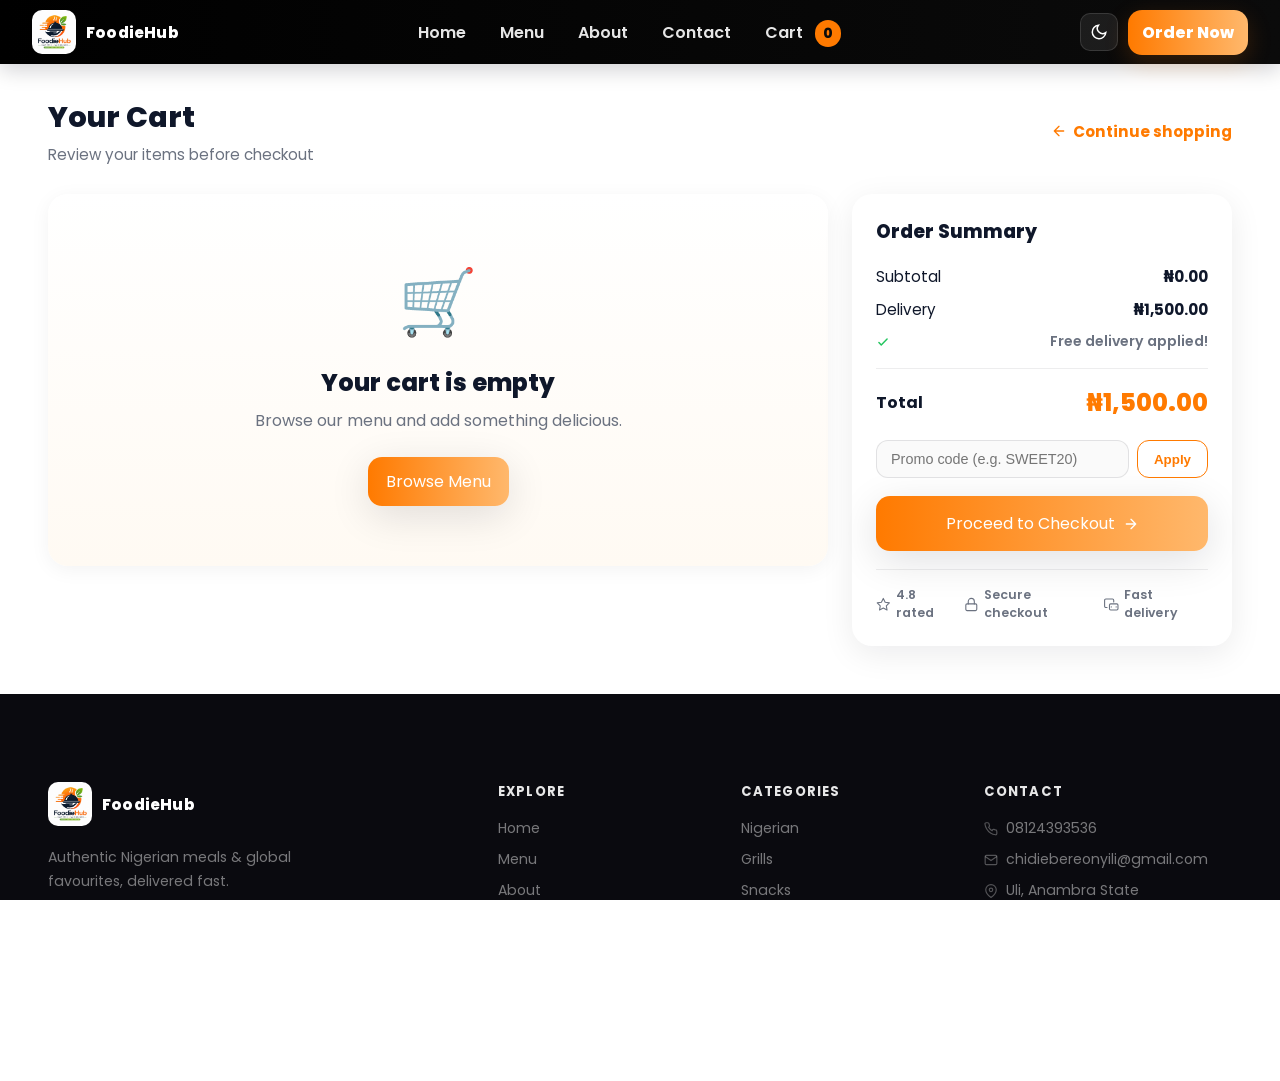
<file: cart.html>
<!doctype html>
<html lang="en">
<head>
  <meta charset="utf-8">
  <meta name="viewport" content="width=device-width,initial-scale=1">
  <title>FoodieHub — Cart</title>
  <meta name="description" content="View items in your FoodieHub cart and proceed to checkout.">
  <meta property="og:title" content="FoodieHub — Cart">
  <meta property="og:description" content="View items in your FoodieHub cart and proceed to checkout.">
  <meta property="og:image" content="assets/images/hero.jpg">
  <meta property="og:url" content="http://localhost:8000/cart.html">
  <meta property="og:type" content="website">
  <meta name="twitter:card" content="summary">
  <meta name="twitter:title" content="FoodieHub — Cart">
  <meta name="twitter:description" content="View items in your FoodieHub cart and proceed to checkout.">
  <link rel="canonical" href="http://localhost:8000/cart.html">
  <link href="https://fonts.googleapis.com/css2?family=Poppins:wght@400;600;700&display=swap" rel="stylesheet">
  <link rel="stylesheet" href="assets/css/style.css">
  <link rel="icon" href="assets/images/IMG-20260611-WA0042.jpg" type="image/jpeg">
  <link rel="shortcut icon" href="assets/images/IMG-20260611-WA0042.jpg" type="image/jpeg">
  <link rel="apple-touch-icon" href="assets/images/IMG-20260611-WA0042.jpg">
  <link rel="manifest" href="assets/manifest.json">
  <meta name="theme-color" content="#FF7A00">
</head>
<body>
  <header class="site-header">
    <div class="container nav-row">
      <a class="brand" href="index.html"><img class="logo" src="assets/images/IMG-20260611-WA0042.jpg" alt="FoodieHub logo"><span class="brand-text">FoodieHub</span></a>
      <nav class="nav">
        <ul class="nav-list">
          <li><a href="index.html">Home</a></li>
          <li><a href="menu.html">Menu</a></li>
          <li><a href="about.html">About</a></li>
          <li><a href="contact.html">Contact</a></li>
          <li><a href="cart.html" class="cart-link">Cart <span id="cart-count-4">0</span></a></li>
        </ul>
      </nav>
      <div class="controls">
        <button class="theme-toggle" id="themeToggle" aria-label="Toggle dark mode">
          <svg class="theme-icon theme-icon--moon" width="18" height="18" viewBox="0 0 24 24" fill="none" stroke="currentColor" stroke-width="2"><path d="M21 12.79A9 9 0 1 1 11.21 3 7 7 0 0 0 21 12.79z"/></svg>
          <svg class="theme-icon theme-icon--sun" width="18" height="18" viewBox="0 0 24 24" fill="none" stroke="currentColor" stroke-width="2"><circle cx="12" cy="12" r="5"/><line x1="12" y1="1" x2="12" y2="3"/><line x1="12" y1="21" x2="12" y2="23"/><line x1="4.22" y1="4.22" x2="5.64" y2="5.64"/><line x1="18.36" y1="18.36" x2="19.78" y2="19.78"/><line x1="1" y1="12" x2="3" y2="12"/><line x1="21" y1="12" x2="23" y2="12"/><line x1="4.22" y1="19.78" x2="5.64" y2="18.36"/><line x1="18.36" y1="5.64" x2="19.78" y2="4.22"/></svg>
        </button>
        <a class="btn-order" href="menu.html">Order Now</a>
      </div>
    </div>
  </header>

  <main class="container cart-page">
    <div class="cart-page-header">
      <div>
        <h1 class="cart-page-title">Your Cart</h1>
        <p class="cart-page-sub muted">Review your items before checkout</p>
      </div>
      <a class="cart-continue-link" href="menu.html">
        <svg width="16" height="16" viewBox="0 0 24 24" fill="none" aria-hidden="true"><path d="M19 12H5M12 5l-7 7 7 7" stroke="currentColor" stroke-width="2" stroke-linecap="round" stroke-linejoin="round"/></svg>
        Continue shopping
      </a>
    </div>

    <div class="cart-layout">
      <!-- Items column -->
      <section id="cart-items" class="cart-items" aria-label="Cart items"></section>

      <!-- Summary panel -->
      <aside class="cart-summary" aria-label="Order summary">
        <h2 class="summary-title">Order Summary</h2>

        <div class="summary-rows">
          <div class="summary-row">
            <span>Subtotal</span>
            <span id="cart-subtotal">₦0.00</span>
          </div>
          <div class="summary-row">
            <span>Delivery</span>
            <span id="cart-delivery">₦1,500.00</span>
          </div>
          <div class="summary-row summary-free-note muted" id="free-delivery-note" hidden>
            <svg width="14" height="14" viewBox="0 0 24 24" fill="none" aria-hidden="true"><path d="M5 13l4 4L19 7" stroke="#22c55e" stroke-width="2.5" stroke-linecap="round" stroke-linejoin="round"/></svg>
            Free delivery applied!
          </div>
        </div>

        <div class="summary-divider"></div>

        <div class="summary-total-row">
          <span>Total</span>
          <span id="cart-total" class="summary-total-amount">₦0.00</span>
        </div>

        <div class="summary-promo-row">
          <input class="promo-input" type="text" placeholder="Promo code (e.g. SWEET20)" aria-label="Promo code">
          <button class="promo-btn">Apply</button>
        </div>

        <a class="btn-primary checkout-btn" href="order-summary.html">
          Proceed to Checkout
          <svg width="16" height="16" viewBox="0 0 24 24" fill="none" aria-hidden="true"><path d="M5 12h14M12 5l7 7-7 7" stroke="currentColor" stroke-width="2" stroke-linecap="round" stroke-linejoin="round"/></svg>
        </a>

        <div class="summary-trust">
          <div class="trust-badge">
            <svg width="15" height="15" viewBox="0 0 24 24" fill="none" aria-hidden="true"><path d="M12 2l3.09 6.26L22 9.27l-5 4.87 1.18 6.88L12 17.77l-6.18 3.25L7 14.14 2 9.27l6.91-1.01L12 2z" stroke="currentColor" stroke-width="1.8" stroke-linejoin="round"/></svg>
            4.8 rated
          </div>
          <div class="trust-badge">
            <svg width="15" height="15" viewBox="0 0 24 24" fill="none" aria-hidden="true"><rect x="3" y="11" width="18" height="11" rx="2" stroke="currentColor" stroke-width="1.8"/><path d="M7 11V7a5 5 0 0 1 10 0v4" stroke="currentColor" stroke-width="1.8" stroke-linecap="round"/></svg>
            Secure checkout
          </div>
          <div class="trust-badge">
            <svg width="15" height="15" viewBox="0 0 24 24" fill="none" aria-hidden="true"><path d="M5 17H3a2 2 0 0 1-2-2V5a2 2 0 0 1 2-2h11a2 2 0 0 1 2 2v3" stroke="currentColor" stroke-width="1.8" stroke-linecap="round"/><rect x="9" y="11" width="14" height="10" rx="2" stroke="currentColor" stroke-width="1.8"/><circle cx="12" cy="16" r="1" fill="currentColor"/><circle cx="20" cy="16" r="1" fill="currentColor"/></svg>
            Fast delivery
          </div>
        </div>
      </aside>
    </div>
  </main>
  <footer class="site-footer">
    <div class="container">
      <div class="footer-top">
        <div class="footer-brand">
          <a class="brand" href="index.html" style="margin-bottom:10px;display:inline-flex">
            <img class="logo" src="assets/images/IMG-20260611-WA0042.jpg" alt="FoodieHub logo">
            <span class="brand-text">FoodieHub</span>
          </a>
          <p class="footer-tagline">Authentic Nigerian meals &amp; global favourites, delivered fast.</p>
          <div class="footer-socials">


            <a class="footer-social-btn" href="https://www.tiktok.com/@chidiebereonyili" target="_blank" rel="noopener" aria-label="TikTok"><svg width="18" height="18" viewBox="0 0 24 24" fill="currentColor"><path d="M19.59 6.69a4.83 4.83 0 0 1-3.77-4.25V2h-3.45v13.67a2.89 2.89 0 0 1-2.88 2.5 2.89 2.89 0 0 1-2.89-2.89 2.89 2.89 0 0 1 2.89-2.89c.28 0 .54.04.79.1V9.01a6.33 6.33 0 0 0-.79-.05 6.34 6.34 0 0 0-6.34 6.34 6.34 6.34 0 0 0 6.34 6.34 6.34 6.34 0 0 0 6.33-6.34V8.69a8.18 8.18 0 0 0 4.78 1.52V6.76a4.85 4.85 0 0 1-1.01-.07z"/></svg></a>
            <a class="footer-social-btn" href="https://wa.me/2348124393536" target="_blank" rel="noopener" aria-label="WhatsApp"><svg width="18" height="18" viewBox="0 0 24 24" fill="currentColor"><path d="M17.472 14.382c-.297-.149-1.758-.867-2.03-.967-.273-.099-.471-.148-.67.15-.197.297-.767.966-.94 1.164-.173.199-.347.223-.644.075-.297-.15-1.255-.463-2.39-1.475-.883-.788-1.48-1.761-1.653-2.059-.173-.297-.018-.458.13-.606.134-.133.298-.347.446-.52.149-.174.198-.298.298-.497.099-.198.05-.371-.025-.52-.075-.149-.669-1.612-.916-2.207-.242-.579-.487-.5-.669-.51-.173-.008-.371-.01-.57-.01-.198 0-.52.074-.792.372-.272.297-1.04 1.016-1.04 2.479 0 1.462 1.065 2.875 1.213 3.074.149.198 2.096 3.2 5.077 4.487.709.306 1.262.489 1.694.625.712.227 1.36.195 1.871.118.571-.085 1.758-.719 2.006-1.413.248-.694.248-1.289.173-1.413-.074-.124-.272-.198-.57-.347z"/><path d="M12 0C5.373 0 0 5.373 0 12c0 2.125.558 4.122 1.532 5.855L.057 23.882l6.198-1.625A11.945 11.945 0 0 0 12 24c6.627 0 12-5.373 12-12S18.627 0 12 0zm0 21.818a9.818 9.818 0 0 1-5.002-1.368l-.359-.214-3.68.965.981-3.595-.234-.371A9.818 9.818 0 0 1 2.182 12C2.182 6.57 6.57 2.182 12 2.182S21.818 6.57 21.818 12 17.43 21.818 12 21.818z"/></svg></a>
          </div>
        </div>
        <div class="footer-links">
          <h5>Explore</h5>
          <ul><li><a href="index.html">Home</a></li><li><a href="menu.html">Menu</a></li><li><a href="about.html">About</a></li><li><a href="contact.html">Contact</a></li></ul>
        </div>
        <div class="footer-links">
          <h5>Categories</h5>
          <ul><li><a href="menu.html?cat=Nigerian">Nigerian</a></li><li><a href="menu.html?cat=Grills">Grills</a></li><li><a href="menu.html?cat=Snacks">Snacks</a></li><li><a href="menu.html?cat=Desserts">Desserts</a></li></ul>
        </div>
        <div class="footer-links">
          <h5>Contact</h5>
          <ul>
            <li><svg width="14" height="14" viewBox="0 0 24 24" fill="none" stroke="currentColor" stroke-width="2"><path d="M22 16.92v3a2 2 0 0 1-2.18 2 19.79 19.79 0 0 1-8.63-3.07A19.5 19.5 0 0 1 4.69 12 19.79 19.79 0 0 1 1.61 3.4 2 2 0 0 1 3.6 1.22h3a2 2 0 0 1 2 1.72 12.84 12.84 0 0 0 .7 2.81 2 2 0 0 1-.45 2.11L7.91 9a16 16 0 0 0 6 6l.91-1.84a2 2 0 0 1 2.11-.45 12.84 12.84 0 0 0 2.81.7A2 2 0 0 1 21.73 15z"/></svg>08124393536</li>
            <li><svg width="14" height="14" viewBox="0 0 24 24" fill="none" stroke="currentColor" stroke-width="2"><path d="M4 4h16c1.1 0 2 .9 2 2v12c0 1.1-.9 2-2 2H4c-1.1 0-2-.9-2-2V6c0-1.1.9-2 2-2z"/><polyline points="22,6 12,13 2,6"/></svg>chidiebereonyili@gmail.com</li>
            <li><svg width="14" height="14" viewBox="0 0 24 24" fill="none" stroke="currentColor" stroke-width="2"><path d="M21 10c0 7-9 13-9 13s-9-6-9-13a9 9 0 0 1 18 0z"/><circle cx="12" cy="10" r="3"/></svg>Uli, Anambra State</li>
          </ul>
        </div>
      </div>
      <div class="footer-bottom">
        <p>&copy; 2026 FoodieHub. All rights reserved.</p>
        <div class="footer-bottom-links"><a href="#">Privacy Policy</a><a href="#">Terms of Service</a></div>
      </div>
    </div>
  </footer>

  <div id="toast" class="toast" aria-live="polite"></div>
  <script src="assets/js/app.js" defer></script>
</body>
</html>
</file>
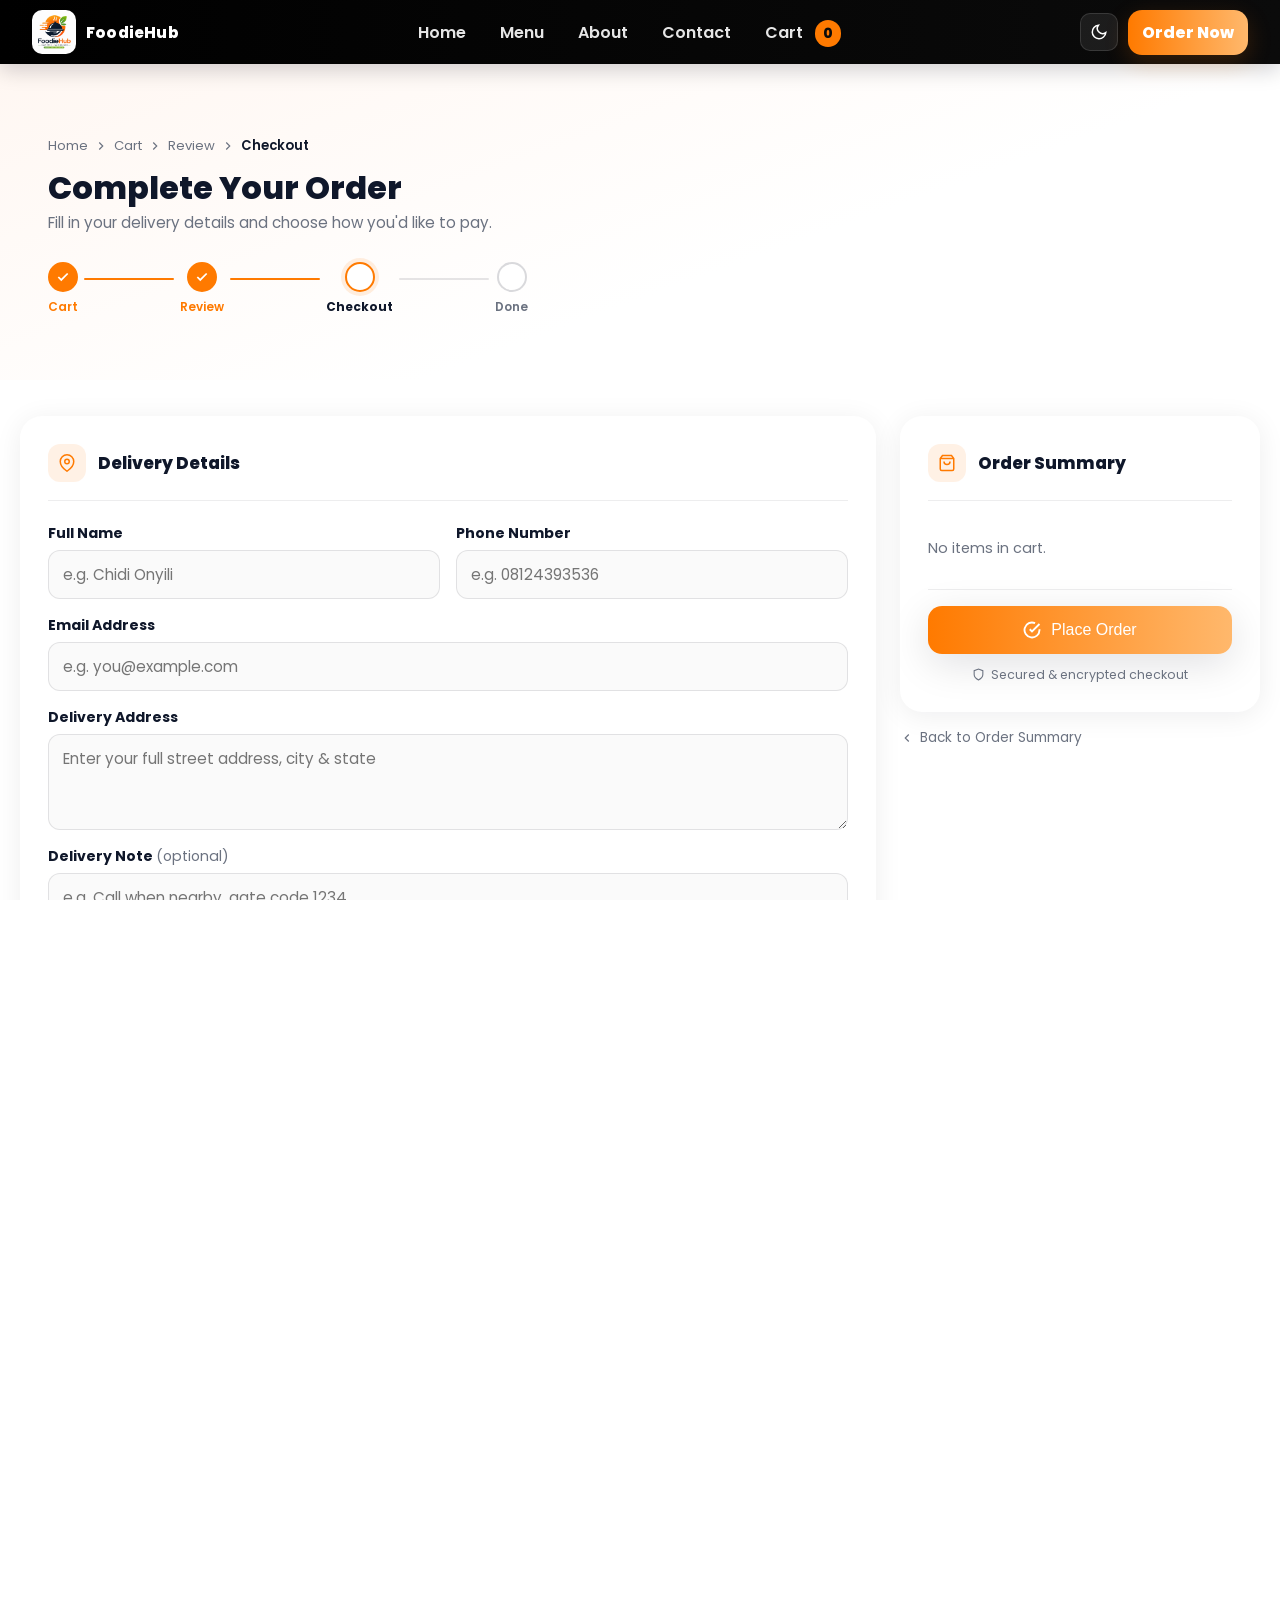
<file: checkout.html>
<!doctype html>
<html lang="en">
<head>
  <meta charset="utf-8">
  <meta name="viewport" content="width=device-width,initial-scale=1">
  <title>FoodieHub — Checkout</title>
  <meta name="description" content="Enter your details to complete the FoodieHub order.">
  <link href="https://fonts.googleapis.com/css2?family=Poppins:wght@400;600;700&display=swap" rel="stylesheet">
  <link rel="stylesheet" href="assets/css/style.css">
  <link rel="icon" href="assets/images/IMG-20260611-WA0042.jpg" type="image/jpeg">
  <meta name="theme-color" content="#FF7A00">
</head>
<body>
  <header class="site-header">
    <div class="container nav-row">
      <a class="brand" href="index.html"><img class="logo" src="assets/images/IMG-20260611-WA0042.jpg" alt="FoodieHub logo"><span class="brand-text">FoodieHub</span></a>
      <nav class="nav">
        <button class="nav-toggle" id="navToggle5" aria-expanded="false">☰</button>
        <ul class="nav-list">
          <li><a href="index.html">Home</a></li>
          <li><a href="menu.html">Menu</a></li>
          <li><a href="about.html">About</a></li>
          <li><a href="contact.html">Contact</a></li>
          <li><a href="cart.html" class="cart-link">Cart <span id="cart-count-6">0</span></a></li>
        </ul>
      </nav>
      <div class="controls">
        <button class="theme-toggle" id="themeToggle" aria-label="Toggle dark mode">
          <svg class="theme-icon theme-icon--moon" width="18" height="18" viewBox="0 0 24 24" fill="none" stroke="currentColor" stroke-width="2"><path d="M21 12.79A9 9 0 1 1 11.21 3 7 7 0 0 0 21 12.79z"/></svg>
          <svg class="theme-icon theme-icon--sun" width="18" height="18" viewBox="0 0 24 24" fill="none" stroke="currentColor" stroke-width="2"><circle cx="12" cy="12" r="5"/><line x1="12" y1="1" x2="12" y2="3"/><line x1="12" y1="21" x2="12" y2="23"/><line x1="4.22" y1="4.22" x2="5.64" y2="5.64"/><line x1="18.36" y1="18.36" x2="19.78" y2="19.78"/><line x1="1" y1="12" x2="3" y2="12"/><line x1="21" y1="12" x2="23" y2="12"/><line x1="4.22" y1="19.78" x2="5.64" y2="18.36"/><line x1="18.36" y1="5.64" x2="19.78" y2="4.22"/></svg>
        </button>
        <a class="btn-order" href="menu.html">Order Now</a>
      </div>
    </div>
  </header>

  <!-- Page Hero -->
  <section class="os-hero">
    <div class="container">
      <nav class="os-breadcrumb" aria-label="Breadcrumb">
        <a href="index.html">Home</a>
        <svg width="14" height="14" viewBox="0 0 24 24" fill="none" stroke="currentColor" stroke-width="2"><polyline points="9 18 15 12 9 6"/></svg>
        <a href="cart.html">Cart</a>
        <svg width="14" height="14" viewBox="0 0 24 24" fill="none" stroke="currentColor" stroke-width="2"><polyline points="9 18 15 12 9 6"/></svg>
        <a href="order-summary.html">Review</a>
        <svg width="14" height="14" viewBox="0 0 24 24" fill="none" stroke="currentColor" stroke-width="2"><polyline points="9 18 15 12 9 6"/></svg>
        <span>Checkout</span>
      </nav>
      <h1 class="os-title">Complete Your Order</h1>
      <p class="os-subtitle">Fill in your delivery details and choose how you'd like to pay.</p>
      <div class="os-steps">
        <div class="os-step os-step--done">
          <div class="os-step-dot">
            <svg width="14" height="14" viewBox="0 0 24 24" fill="none" stroke="currentColor" stroke-width="3"><polyline points="20 6 9 17 4 12"/></svg>
          </div>
          <span>Cart</span>
        </div>
        <div class="os-step-line os-step-line--done"></div>
        <div class="os-step os-step--done">
          <div class="os-step-dot">
            <svg width="14" height="14" viewBox="0 0 24 24" fill="none" stroke="currentColor" stroke-width="3"><polyline points="20 6 9 17 4 12"/></svg>
          </div>
          <span>Review</span>
        </div>
        <div class="os-step-line os-step-line--done"></div>
        <div class="os-step os-step--active">
          <div class="os-step-dot"></div>
          <span>Checkout</span>
        </div>
        <div class="os-step-line"></div>
        <div class="os-step">
          <div class="os-step-dot"></div>
          <span>Done</span>
        </div>
      </div>
    </div>
  </section>

  <!-- Checkout Content -->
  <main class="container co-main">
    <div class="co-grid">

      <!-- Left: Form -->
      <div class="co-form-col">

        <!-- Delivery details -->
        <div class="co-card">
          <div class="co-card-header">
            <div class="co-card-icon">
              <svg width="18" height="18" viewBox="0 0 24 24" fill="none" stroke="currentColor" stroke-width="2"><path d="M21 10c0 7-9 13-9 13s-9-6-9-13a9 9 0 0 1 18 0z"/><circle cx="12" cy="10" r="3"/></svg>
            </div>
            <h2 class="co-card-title">Delivery Details</h2>
          </div>
          <form id="checkoutForm" novalidate>
            <div class="co-form-row">
              <div class="co-field">
                <label class="co-label" for="co-name">Full Name</label>
                <input class="co-input" id="co-name" name="name" type="text" placeholder="e.g. Chidi Onyili" autocomplete="name" required>
              </div>
              <div class="co-field">
                <label class="co-label" for="co-phone">Phone Number</label>
                <input class="co-input" id="co-phone" name="phone" type="tel" placeholder="e.g. 08124393536" autocomplete="tel" required>
              </div>
            </div>
            <div class="co-field">
              <label class="co-label" for="co-email">Email Address</label>
              <input class="co-input" id="co-email" name="email" type="email" placeholder="e.g. you@example.com" autocomplete="email" required>
            </div>
            <div class="co-field">
              <label class="co-label" for="co-address">Delivery Address</label>
              <textarea class="co-input co-textarea" id="co-address" name="address" placeholder="Enter your full street address, city & state" autocomplete="street-address" required></textarea>
            </div>
            <div class="co-field">
              <label class="co-label" for="co-note">Delivery Note <span class="co-optional">(optional)</span></label>
              <input class="co-input" id="co-note" name="note" type="text" placeholder="e.g. Call when nearby, gate code 1234">
            </div>
          </form>
        </div>

        <!-- Payment method -->
        <div class="co-card">
          <div class="co-card-header">
            <div class="co-card-icon">
              <svg width="18" height="18" viewBox="0 0 24 24" fill="none" stroke="currentColor" stroke-width="2"><rect x="1" y="4" width="22" height="16" rx="2" ry="2"/><line x1="1" y1="10" x2="23" y2="10"/></svg>
            </div>
            <h2 class="co-card-title">Payment Method</h2>
          </div>
          <div class="co-pay-options" id="coPayOptions">
            <label class="co-pay-option co-pay-option--selected" data-val="card">
              <input type="radio" name="payment" value="card" checked hidden>
              <div class="co-pay-icon">
                <svg width="22" height="22" viewBox="0 0 24 24" fill="none" stroke="currentColor" stroke-width="2"><rect x="1" y="4" width="22" height="16" rx="2"/><line x1="1" y1="10" x2="23" y2="10"/></svg>
              </div>
              <div class="co-pay-info">
                <span class="co-pay-name">Pay with Card</span>
                <span class="co-pay-desc">Visa, Mastercard, Verve</span>
              </div>
              <div class="co-pay-check">
                <svg width="14" height="14" viewBox="0 0 24 24" fill="none" stroke="currentColor" stroke-width="3"><polyline points="20 6 9 17 4 12"/></svg>
              </div>
            </label>
            <label class="co-pay-option" data-val="transfer">
              <input type="radio" name="payment" value="transfer" hidden>
              <div class="co-pay-icon">
                <svg width="22" height="22" viewBox="0 0 24 24" fill="none" stroke="currentColor" stroke-width="2"><polyline points="17 1 21 5 17 9"/><path d="M3 11V9a4 4 0 0 1 4-4h14"/><polyline points="7 23 3 19 7 15"/><path d="M21 13v2a4 4 0 0 1-4 4H3"/></svg>
              </div>
              <div class="co-pay-info">
                <span class="co-pay-name">Bank Transfer</span>
                <span class="co-pay-desc">Direct bank payment</span>
              </div>
              <div class="co-pay-check">
                <svg width="14" height="14" viewBox="0 0 24 24" fill="none" stroke="currentColor" stroke-width="3"><polyline points="20 6 9 17 4 12"/></svg>
              </div>
            </label>
            <label class="co-pay-option" data-val="cash">
              <input type="radio" name="payment" value="cash" hidden>
              <div class="co-pay-icon">
                <svg width="22" height="22" viewBox="0 0 24 24" fill="none" stroke="currentColor" stroke-width="2"><rect x="2" y="6" width="20" height="12" rx="2"/><circle cx="12" cy="12" r="2"/><path d="M6 12h.01M18 12h.01"/></svg>
              </div>
              <div class="co-pay-info">
                <span class="co-pay-name">Cash on Delivery</span>
                <span class="co-pay-desc">Pay when your order arrives</span>
              </div>
              <div class="co-pay-check">
                <svg width="14" height="14" viewBox="0 0 24 24" fill="none" stroke="currentColor" stroke-width="3"><polyline points="20 6 9 17 4 12"/></svg>
              </div>
            </label>
          </div>
        </div>

      </div>

      <!-- Right: Order summary -->
      <aside class="co-sidebar">
        <div class="co-card co-summary-card">
          <div class="co-card-header">
            <div class="co-card-icon">
              <svg width="18" height="18" viewBox="0 0 24 24" fill="none" stroke="currentColor" stroke-width="2"><path d="M6 2L3 6v14a2 2 0 0 0 2 2h14a2 2 0 0 0 2-2V6l-3-4z"/><line x1="3" y1="6" x2="21" y2="6"/><path d="M16 10a4 4 0 0 1-8 0"/></svg>
            </div>
            <h2 class="co-card-title">Order Summary</h2>
          </div>
          <div id="co-items-list" class="co-summary-items"></div>
          <div id="co-breakdown" class="co-breakdown"></div>
          <button class="btn-primary co-place-btn" type="submit" form="checkoutForm">
            <svg width="18" height="18" viewBox="0 0 24 24" fill="none" stroke="currentColor" stroke-width="2.5"><path d="M22 11.08V12a10 10 0 1 1-5.93-9.14"/><polyline points="22 4 12 14.01 9 11.01"/></svg>
            Place Order
          </button>
          <div class="co-secure-row">
            <svg width="13" height="13" viewBox="0 0 24 24" fill="none" stroke="currentColor" stroke-width="2"><path d="M12 22s8-4 8-10V5l-8-3-8 3v7c0 6 8 10 8 10z"/></svg>
            <span>Secured &amp; encrypted checkout</span>
          </div>
        </div>
        <a class="co-back-link" href="order-summary.html">
          <svg width="14" height="14" viewBox="0 0 24 24" fill="none" stroke="currentColor" stroke-width="2"><polyline points="15 18 9 12 15 6"/></svg>
          Back to Order Summary
        </a>
      </aside>

    </div>
  </main>

  <!-- Success modal -->
  <div id="modal" class="modal" hidden role="dialog" aria-modal="true" aria-labelledby="modalTitle">
    <div class="modal-content co-modal">
      <div class="co-modal-icon">
        <svg width="32" height="32" viewBox="0 0 24 24" fill="none" stroke="currentColor" stroke-width="2.5"><path d="M22 11.08V12a10 10 0 1 1-5.93-9.14"/><polyline points="22 4 12 14.01 9 11.01"/></svg>
      </div>
      <h3 id="modalTitle" class="co-modal-title">Order Placed!</h3>
      <p class="co-modal-text">Thanks for your order — we'll start preparing it right away and deliver it fresh to your door.</p>
      <div class="co-modal-eta">
        <svg width="16" height="16" viewBox="0 0 24 24" fill="none" stroke="currentColor" stroke-width="2"><circle cx="12" cy="12" r="10"/><polyline points="12 6 12 12 16 14"/></svg>
        Estimated delivery: <strong>30–45 mins</strong>
      </div>
      <button class="btn-primary co-modal-btn" id="modalClose">Continue Shopping</button>
    </div>
  </div>

  <div id="toast" class="toast" aria-live="polite"></div>
  <script src="assets/js/app.js" defer></script>

  <footer class="site-footer">
    <div class="container">
      <div class="footer-top">
        <div class="footer-brand">
          <a class="brand" href="index.html" style="margin-bottom:10px;display:inline-flex">
            <img class="logo" src="assets/images/IMG-20260611-WA0042.jpg" alt="FoodieHub logo">
            <span class="brand-text">FoodieHub</span>
          </a>
          <p class="footer-tagline">Authentic Nigerian meals &amp; global favourites, delivered fast.</p>
          <div class="footer-socials">
            <a class="footer-social-btn" href="https://www.tiktok.com/@chidiebereonyili" target="_blank" rel="noopener" aria-label="TikTok">
              <svg width="18" height="18" viewBox="0 0 24 24" fill="currentColor"><path d="M19.59 6.69a4.83 4.83 0 0 1-3.77-4.25V2h-3.45v13.67a2.89 2.89 0 0 1-2.88 2.5 2.89 2.89 0 0 1-2.89-2.89 2.89 2.89 0 0 1 2.89-2.89c.28 0 .54.04.79.1V9.01a6.33 6.33 0 0 0-.79-.05 6.34 6.34 0 0 0-6.34 6.34 6.34 6.34 0 0 0 6.34 6.34 6.34 6.34 0 0 0 6.33-6.34V8.69a8.18 8.18 0 0 0 4.78 1.52V6.76a4.85 4.85 0 0 1-1.01-.07z"/></svg>
            </a>
            <a class="footer-social-btn" href="https://wa.me/2348124393536" target="_blank" rel="noopener" aria-label="WhatsApp">
              <svg width="18" height="18" viewBox="0 0 24 24" fill="currentColor"><path d="M17.472 14.382c-.297-.149-1.758-.867-2.03-.967-.273-.099-.471-.148-.67.15-.197.297-.767.966-.94 1.164-.173.199-.347.223-.644.075-.297-.15-1.255-.463-2.39-1.475-.883-.788-1.48-1.761-1.653-2.059-.173-.297-.018-.458.13-.606.134-.133.298-.347.446-.52.149-.174.198-.298.298-.497.099-.198.05-.371-.025-.52-.075-.149-.669-1.612-.916-2.207-.242-.579-.487-.5-.669-.51-.173-.008-.371-.01-.57-.01-.198 0-.52.074-.792.372-.272.297-1.04 1.016-1.04 2.479 0 1.462 1.065 2.875 1.213 3.074.149.198 2.096 3.2 5.077 4.487.709.306 1.262.489 1.694.625.712.227 1.36.195 1.871.118.571-.085 1.758-.719 2.006-1.413.248-.694.248-1.289.173-1.413-.074-.124-.272-.198-.57-.347z"/><path d="M12 0C5.373 0 0 5.373 0 12c0 2.125.558 4.122 1.532 5.855L.057 23.882l6.198-1.625A11.945 11.945 0 0 0 12 24c6.627 0 12-5.373 12-12S18.627 0 12 0zm0 21.818a9.818 9.818 0 0 1-5.002-1.368l-.359-.214-3.68.965.981-3.595-.234-.371A9.818 9.818 0 0 1 2.182 12C2.182 6.57 6.57 2.182 12 2.182S21.818 6.57 21.818 12 17.43 21.818 12 21.818z"/></svg>
            </a>
            <a class="footer-social-btn" href="mailto:chidiebereonyili@gmail.com" aria-label="Email">
              <svg width="18" height="18" viewBox="0 0 24 24" fill="none" stroke="currentColor" stroke-width="2"><path d="M4 4h16c1.1 0 2 .9 2 2v12c0 1.1-.9 2-2 2H4c-1.1 0-2-.9-2-2V6c0-1.1.9-2 2-2z"/><polyline points="22,6 12,13 2,6"/></svg>
            </a>
          </div>
        </div>
        <div class="footer-links">
          <h5>Explore</h5>
          <ul>
            <li><a href="index.html">Home</a></li>
            <li><a href="menu.html">Menu</a></li>
            <li><a href="about.html">About Us</a></li>
            <li><a href="contact.html">Contact</a></li>
          </ul>
        </div>
        <div class="footer-links">
          <h5>Categories</h5>
          <ul>
            <li><a href="menu.html?cat=Nigerian">Nigerian</a></li>
            <li><a href="menu.html?cat=Grills">Grills</a></li>
            <li><a href="menu.html?cat=Snacks">Snacks</a></li>
            <li><a href="menu.html?cat=Desserts">Desserts</a></li>
          </ul>
        </div>
        <div class="footer-links">
          <h5>Contact</h5>
          <ul>
            <li>
              <svg width="14" height="14" viewBox="0 0 24 24" fill="none" stroke="currentColor" stroke-width="2"><path d="M22 16.92v3a2 2 0 0 1-2.18 2 19.79 19.79 0 0 1-8.63-3.07A19.5 19.5 0 0 1 4.69 12 19.79 19.79 0 0 1 1.61 3.4 2 2 0 0 1 3.6 1.22h3a2 2 0 0 1 2 1.72 12.84 12.84 0 0 0 .7 2.81 2 2 0 0 1-.45 2.11L7.91 9a16 16 0 0 0 6 6l.91-1.84a2 2 0 0 1 2.11-.45 12.84 12.84 0 0 0 2.81.7A2 2 0 0 1 21.73 15z"/></svg>
              08124393536
            </li>
            <li>
              <svg width="14" height="14" viewBox="0 0 24 24" fill="none" stroke="currentColor" stroke-width="2"><path d="M4 4h16c1.1 0 2 .9 2 2v12c0 1.1-.9 2-2 2H4c-1.1 0-2-.9-2-2V6c0-1.1.9-2 2-2z"/><polyline points="22,6 12,13 2,6"/></svg>
              chidiebereonyili@gmail.com
            </li>
            <li>
              <svg width="14" height="14" viewBox="0 0 24 24" fill="none" stroke="currentColor" stroke-width="2"><path d="M21 10c0 7-9 13-9 13s-9-6-9-13a9 9 0 0 1 18 0z"/><circle cx="12" cy="10" r="3"/></svg>
              Uli, Anambra State
            </li>
          </ul>
        </div>
      </div>
      <div class="footer-bottom">
        <p>© 2026 FoodieHub. All rights reserved.</p>
        <div class="footer-bottom-links">
          <a href="#">Privacy Policy</a>
          <a href="#">Terms of Service</a>
        </div>
      </div>
    </div>
  </footer>

</body>
</html>
</file>
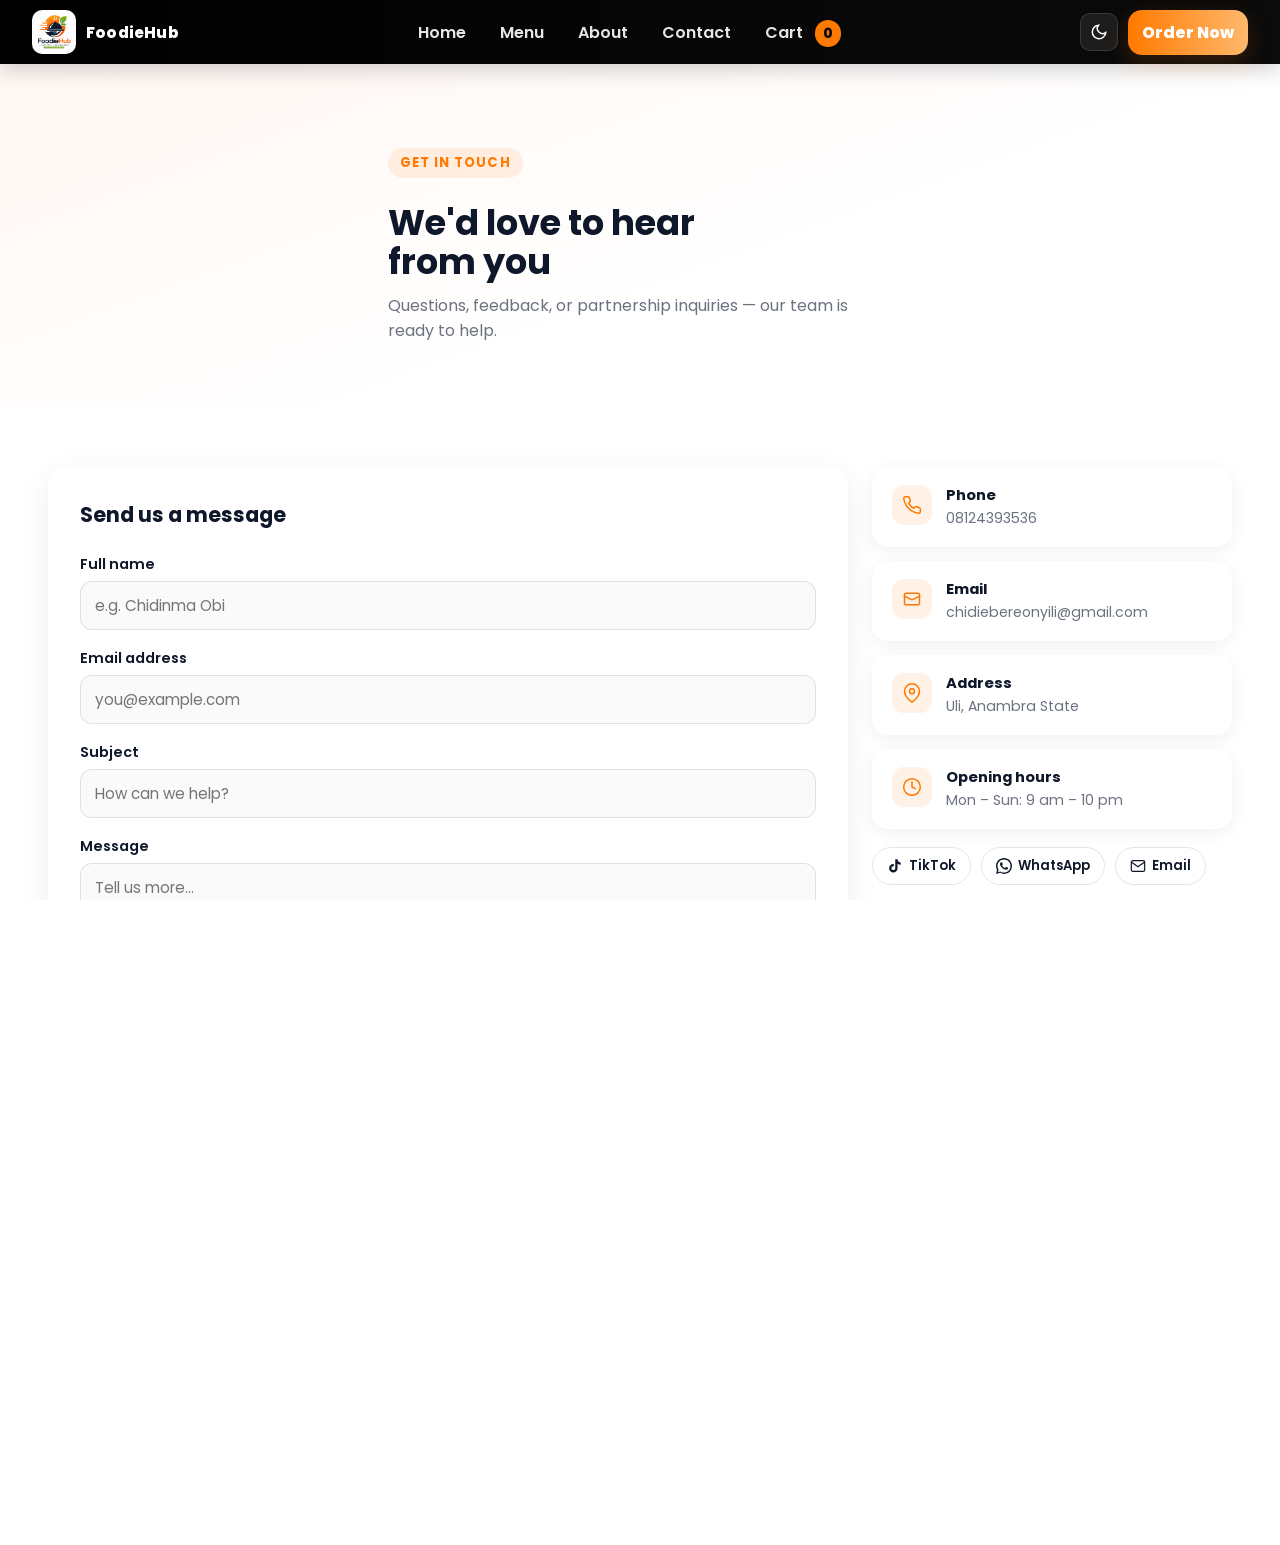
<file: contact.html>
<!doctype html>
<html lang="en">
<head>
  <meta charset="utf-8">
  <meta name="viewport" content="width=device-width,initial-scale=1">
  <title>FoodieHub — Contact</title>
  <meta name="description" content="Get in touch with FoodieHub — orders, partnerships, and support.">
  <meta property="og:title" content="FoodieHub — Contact">
  <meta property="og:description" content="Get in touch with FoodieHub — orders, partnerships, and support.">
  <meta property="og:image" content="assets/images/IMG-20260611-WA0042.jpg">
  <meta property="og:url" content="http://localhost:8000/contact.html">
  <meta property="og:type" content="website">
  <meta name="twitter:card" content="summary">
  <meta name="twitter:title" content="FoodieHub — Contact">
  <meta name="twitter:description" content="Get in touch with FoodieHub — orders, partnerships, and support.">
  <link rel="canonical" href="http://localhost:8000/contact.html">
  <link href="https://fonts.googleapis.com/css2?family=Poppins:wght@400;600;700&display=swap" rel="stylesheet">
  <link rel="stylesheet" href="assets/css/style.css">
  <link rel="icon" href="assets/images/IMG-20260611-WA0042.jpg" type="image/jpeg">
  <link rel="shortcut icon" href="assets/images/IMG-20260611-WA0042.jpg" type="image/jpeg">
  <link rel="apple-touch-icon" href="assets/images/IMG-20260611-WA0042.jpg">
  <link rel="manifest" href="assets/manifest.json">
  <meta name="theme-color" content="#FF7A00">
</head>
<body>
  <header class="site-header">
    <div class="container nav-row">
      <a class="brand" href="index.html"><img class="logo" src="assets/images/IMG-20260611-WA0042.jpg" alt="FoodieHub logo"><span class="brand-text">FoodieHub</span></a>
      <nav class="nav">
        <button class="nav-toggle" id="navToggle4" aria-expanded="false">☰</button>
        <ul class="nav-list">
          <li><a href="index.html">Home</a></li>
          <li><a href="menu.html">Menu</a></li>
          <li><a href="about.html">About</a></li>
          <li><a href="contact.html">Contact</a></li>
          <li><a href="cart.html" class="cart-link">Cart <span id="cart-count-8">0</span></a></li>
        </ul>
      </nav>
      <div class="controls">
        <button class="theme-toggle" id="themeToggle" aria-label="Toggle dark mode">
          <svg class="theme-icon theme-icon--moon" width="18" height="18" viewBox="0 0 24 24" fill="none" stroke="currentColor" stroke-width="2"><path d="M21 12.79A9 9 0 1 1 11.21 3 7 7 0 0 0 21 12.79z"/></svg>
          <svg class="theme-icon theme-icon--sun" width="18" height="18" viewBox="0 0 24 24" fill="none" stroke="currentColor" stroke-width="2"><circle cx="12" cy="12" r="5"/><line x1="12" y1="1" x2="12" y2="3"/><line x1="12" y1="21" x2="12" y2="23"/><line x1="4.22" y1="4.22" x2="5.64" y2="5.64"/><line x1="18.36" y1="18.36" x2="19.78" y2="19.78"/><line x1="1" y1="12" x2="3" y2="12"/><line x1="21" y1="12" x2="23" y2="12"/><line x1="4.22" y1="19.78" x2="5.64" y2="18.36"/><line x1="18.36" y1="5.64" x2="19.78" y2="4.22"/></svg>
        </button>
        <a class="btn-order" href="menu.html">Order Now</a>
      </div>
    </div>
  </header>

  <main>
    <!-- Hero -->
    <section class="contact-hero">
      <div class="container contact-hero-inner">
        <span class="about-label">Get in touch</span>
        <h1>We'd love to hear<br>from you</h1>
        <p class="muted">Questions, feedback, or partnership inquiries — our team is ready to help.</p>
      </div>
    </section>

    <!-- Grid -->
    <section class="container contact-body">
      <div class="contact-grid">
        <!-- Form -->
        <div class="contact-form-card">
          <h2>Send us a message</h2>
          <form id="contactForm" class="contact-form" novalidate>
            <div class="form-group">
              <label for="contactName">Full name</label>
              <input id="contactName" name="name" type="text" placeholder="e.g. Chidinma Obi" required>
            </div>
            <div class="form-group">
              <label for="contactEmail">Email address</label>
              <input id="contactEmail" name="email" type="email" placeholder="you@example.com" required>
            </div>
            <div class="form-group">
              <label for="contactSubject">Subject</label>
              <input id="contactSubject" name="subject" type="text" placeholder="How can we help?">
            </div>
            <div class="form-group">
              <label for="contactMessage">Message</label>
              <textarea id="contactMessage" name="message" rows="5" placeholder="Tell us more…" required></textarea>
            </div>
            <button class="btn-primary contact-submit" type="submit">
              Send message
              <svg width="16" height="16" viewBox="0 0 24 24" fill="none" aria-hidden="true"><path d="M22 2L11 13M22 2l-7 20-4-9-9-4 20-7z" stroke="currentColor" stroke-width="2" stroke-linecap="round" stroke-linejoin="round"/></svg>
            </button>
          </form>
        </div>

        <!-- Info cards -->
        <aside class="contact-info-col">
          <div class="contact-info-card">
            <div class="contact-info-icon">
              <svg width="20" height="20" viewBox="0 0 24 24" fill="none" aria-hidden="true"><path d="M22 16.92v3a2 2 0 0 1-2.18 2 19.79 19.79 0 0 1-8.63-3.07 19.5 19.5 0 0 1-6-6 19.79 19.79 0 0 1-3.07-8.67A2 2 0 0 1 4.11 2h3a2 2 0 0 1 2 1.72c.127.96.361 1.903.7 2.81a2 2 0 0 1-.45 2.11L8.09 9.91a16 16 0 0 0 6 6l1.27-1.27a2 2 0 0 1 2.11-.45c.907.339 1.85.573 2.81.7A2 2 0 0 1 22 16.92z" stroke="currentColor" stroke-width="1.8" stroke-linecap="round"/></svg>
            </div>
            <div>
              <strong>Phone</strong>
              <p class="muted">08124393536</p>
            </div>
          </div>
          <div class="contact-info-card">
            <div class="contact-info-icon">
              <svg width="20" height="20" viewBox="0 0 24 24" fill="none" aria-hidden="true"><path d="M3 8.5L12 13L21 8.5" stroke="currentColor" stroke-width="1.8" stroke-linecap="round" stroke-linejoin="round"/><rect x="3" y="5" width="18" height="14" rx="2" stroke="currentColor" stroke-width="1.8"/></svg>
            </div>
            <div>
              <strong>Email</strong>
              <p class="muted">chidiebereonyili@gmail.com</p>
            </div>
          </div>
          <div class="contact-info-card">
            <div class="contact-info-icon">
              <svg width="20" height="20" viewBox="0 0 24 24" fill="none" aria-hidden="true"><path d="M21 10c0 7-9 13-9 13S3 17 3 10a9 9 0 0 1 18 0z" stroke="currentColor" stroke-width="1.8"/><circle cx="12" cy="10" r="3" stroke="currentColor" stroke-width="1.8"/></svg>
            </div>
            <div>
              <strong>Address</strong>
              <p class="muted">Uli, Anambra State</p>
            </div>
          </div>
          <div class="contact-info-card">
            <div class="contact-info-icon">
              <svg width="20" height="20" viewBox="0 0 24 24" fill="none" aria-hidden="true"><circle cx="12" cy="12" r="10" stroke="currentColor" stroke-width="1.8"/><path d="M12 6v6l4 2" stroke="currentColor" stroke-width="1.8" stroke-linecap="round"/></svg>
            </div>
            <div>
              <strong>Opening hours</strong>
              <p class="muted">Mon – Sun: 9 am – 10 pm</p>
            </div>
          </div>

          <div class="contact-social-row">
            <a class="social-chip" href="https://www.tiktok.com/@chidiebereonyili" target="_blank" rel="noopener" aria-label="TikTok">
              <svg width="16" height="16" viewBox="0 0 24 24" fill="currentColor"><path d="M19.59 6.69a4.83 4.83 0 0 1-3.77-4.25V2h-3.45v13.67a2.89 2.89 0 0 1-2.88 2.5 2.89 2.89 0 0 1-2.89-2.89 2.89 2.89 0 0 1 2.89-2.89c.28 0 .54.04.79.1V9.01a6.33 6.33 0 0 0-.79-.05 6.34 6.34 0 0 0-6.34 6.34 6.34 6.34 0 0 0 6.34 6.34 6.34 6.34 0 0 0 6.33-6.34V8.69a8.18 8.18 0 0 0 4.78 1.52V6.76a4.85 4.85 0 0 1-1.01-.07z"/></svg>
              TikTok
            </a>
            <a class="social-chip" href="https://wa.me/2348124393536" target="_blank" rel="noopener" aria-label="WhatsApp">
              <svg width="16" height="16" viewBox="0 0 24 24" fill="currentColor"><path d="M17.472 14.382c-.297-.149-1.758-.867-2.03-.967-.273-.099-.471-.148-.67.15-.197.297-.767.966-.94 1.164-.173.199-.347.223-.644.075-.297-.15-1.255-.463-2.39-1.475-.883-.788-1.48-1.761-1.653-2.059-.173-.297-.018-.458.13-.606.134-.133.298-.347.446-.52.149-.174.198-.298.298-.497.099-.198.05-.371-.025-.52-.075-.149-.669-1.612-.916-2.207-.242-.579-.487-.5-.669-.51-.173-.008-.371-.01-.57-.01-.198 0-.52.074-.792.372-.272.297-1.04 1.016-1.04 2.479 0 1.462 1.065 2.875 1.213 3.074.149.198 2.096 3.2 5.077 4.487.709.306 1.262.489 1.694.625.712.227 1.36.195 1.871.118.571-.085 1.758-.719 2.006-1.413.248-.694.248-1.289.173-1.413-.074-.124-.272-.198-.57-.347z"/><path d="M12 0C5.373 0 0 5.373 0 12c0 2.125.558 4.122 1.532 5.855L.057 23.882l6.198-1.625A11.945 11.945 0 0 0 12 24c6.627 0 12-5.373 12-12S18.627 0 12 0zm0 21.818a9.818 9.818 0 0 1-5.002-1.368l-.359-.214-3.68.965.981-3.595-.234-.371A9.818 9.818 0 0 1 2.182 12C2.182 6.57 6.57 2.182 12 2.182S21.818 6.57 21.818 12 17.43 21.818 12 21.818z"/></svg>
              WhatsApp
            </a>
            <a class="social-chip" href="mailto:chidiebereonyili@gmail.com" aria-label="Email">
              <svg width="16" height="16" viewBox="0 0 24 24" fill="none" stroke="currentColor" stroke-width="1.8"><path d="M4 4h16c1.1 0 2 .9 2 2v12c0 1.1-.9 2-2 2H4c-1.1 0-2-.9-2-2V6c0-1.1.9-2 2-2z"/><polyline points="22,6 12,13 2,6"/></svg>
              Email
            </a>
          </div>
        </aside>
      </div>
    </section>
  </main>

  <footer class="site-footer">
    <div class="container">
      <div class="footer-top">
        <div class="footer-brand">
          <a class="brand" href="index.html" style="margin-bottom:10px;display:inline-flex">
            <img class="logo" src="assets/images/IMG-20260611-WA0042.jpg" alt="FoodieHub logo">
            <span class="brand-text">FoodieHub</span>
          </a>
          <p class="footer-tagline">Authentic Nigerian meals &amp; global favourites, delivered fast.</p>
          <div class="footer-socials">


            <a class="footer-social-btn" href="https://www.tiktok.com/@chidiebereonyili" target="_blank" rel="noopener" aria-label="TikTok"><svg width="18" height="18" viewBox="0 0 24 24" fill="currentColor"><path d="M19.59 6.69a4.83 4.83 0 0 1-3.77-4.25V2h-3.45v13.67a2.89 2.89 0 0 1-2.88 2.5 2.89 2.89 0 0 1-2.89-2.89 2.89 2.89 0 0 1 2.89-2.89c.28 0 .54.04.79.1V9.01a6.33 6.33 0 0 0-.79-.05 6.34 6.34 0 0 0-6.34 6.34 6.34 6.34 0 0 0 6.34 6.34 6.34 6.34 0 0 0 6.33-6.34V8.69a8.18 8.18 0 0 0 4.78 1.52V6.76a4.85 4.85 0 0 1-1.01-.07z"/></svg></a>
            <a class="footer-social-btn" href="https://wa.me/2348124393536" target="_blank" rel="noopener" aria-label="WhatsApp"><svg width="18" height="18" viewBox="0 0 24 24" fill="currentColor"><path d="M17.472 14.382c-.297-.149-1.758-.867-2.03-.967-.273-.099-.471-.148-.67.15-.197.297-.767.966-.94 1.164-.173.199-.347.223-.644.075-.297-.15-1.255-.463-2.39-1.475-.883-.788-1.48-1.761-1.653-2.059-.173-.297-.018-.458.13-.606.134-.133.298-.347.446-.52.149-.174.198-.298.298-.497.099-.198.05-.371-.025-.52-.075-.149-.669-1.612-.916-2.207-.242-.579-.487-.5-.669-.51-.173-.008-.371-.01-.57-.01-.198 0-.52.074-.792.372-.272.297-1.04 1.016-1.04 2.479 0 1.462 1.065 2.875 1.213 3.074.149.198 2.096 3.2 5.077 4.487.709.306 1.262.489 1.694.625.712.227 1.36.195 1.871.118.571-.085 1.758-.719 2.006-1.413.248-.694.248-1.289.173-1.413-.074-.124-.272-.198-.57-.347z"/><path d="M12 0C5.373 0 0 5.373 0 12c0 2.125.558 4.122 1.532 5.855L.057 23.882l6.198-1.625A11.945 11.945 0 0 0 12 24c6.627 0 12-5.373 12-12S18.627 0 12 0zm0 21.818a9.818 9.818 0 0 1-5.002-1.368l-.359-.214-3.68.965.981-3.595-.234-.371A9.818 9.818 0 0 1 2.182 12C2.182 6.57 6.57 2.182 12 2.182S21.818 6.57 21.818 12 17.43 21.818 12 21.818z"/></svg></a>
          </div>
        </div>
        <div class="footer-links">
          <h5>Explore</h5>
          <ul><li><a href="index.html">Home</a></li><li><a href="menu.html">Menu</a></li><li><a href="about.html">About</a></li><li><a href="contact.html">Contact</a></li></ul>
        </div>
        <div class="footer-links">
          <h5>Categories</h5>
          <ul><li><a href="menu.html?cat=Nigerian">Nigerian</a></li><li><a href="menu.html?cat=Grills">Grills</a></li><li><a href="menu.html?cat=Snacks">Snacks</a></li><li><a href="menu.html?cat=Desserts">Desserts</a></li></ul>
        </div>
        <div class="footer-links">
          <h5>Contact</h5>
          <ul>
            <li><svg width="14" height="14" viewBox="0 0 24 24" fill="none" stroke="currentColor" stroke-width="2"><path d="M22 16.92v3a2 2 0 0 1-2.18 2 19.79 19.79 0 0 1-8.63-3.07A19.5 19.5 0 0 1 4.69 12 19.79 19.79 0 0 1 1.61 3.4 2 2 0 0 1 3.6 1.22h3a2 2 0 0 1 2 1.72 12.84 12.84 0 0 0 .7 2.81 2 2 0 0 1-.45 2.11L7.91 9a16 16 0 0 0 6 6l.91-1.84a2 2 0 0 1 2.11-.45 12.84 12.84 0 0 0 2.81.7A2 2 0 0 1 21.73 15z"/></svg>08124393536</li>
            <li><svg width="14" height="14" viewBox="0 0 24 24" fill="none" stroke="currentColor" stroke-width="2"><path d="M4 4h16c1.1 0 2 .9 2 2v12c0 1.1-.9 2-2 2H4c-1.1 0-2-.9-2-2V6c0-1.1.9-2 2-2z"/><polyline points="22,6 12,13 2,6"/></svg>chidiebereonyili@gmail.com</li>
            <li><svg width="14" height="14" viewBox="0 0 24 24" fill="none" stroke="currentColor" stroke-width="2"><path d="M21 10c0 7-9 13-9 13s-9-6-9-13a9 9 0 0 1 18 0z"/><circle cx="12" cy="10" r="3"/></svg>Uli, Anambra State</li>
          </ul>
        </div>
      </div>
      <div class="footer-bottom">
        <p>&copy; 2026 FoodieHub. All rights reserved.</p>
        <div class="footer-bottom-links"><a href="#">Privacy Policy</a><a href="#">Terms of Service</a></div>
      </div>
    </div>
  </footer>

  <div id="toast" class="toast" aria-live="polite"></div>
  <script src="assets/js/app.js" defer></script>
</body>
</html>
</file>
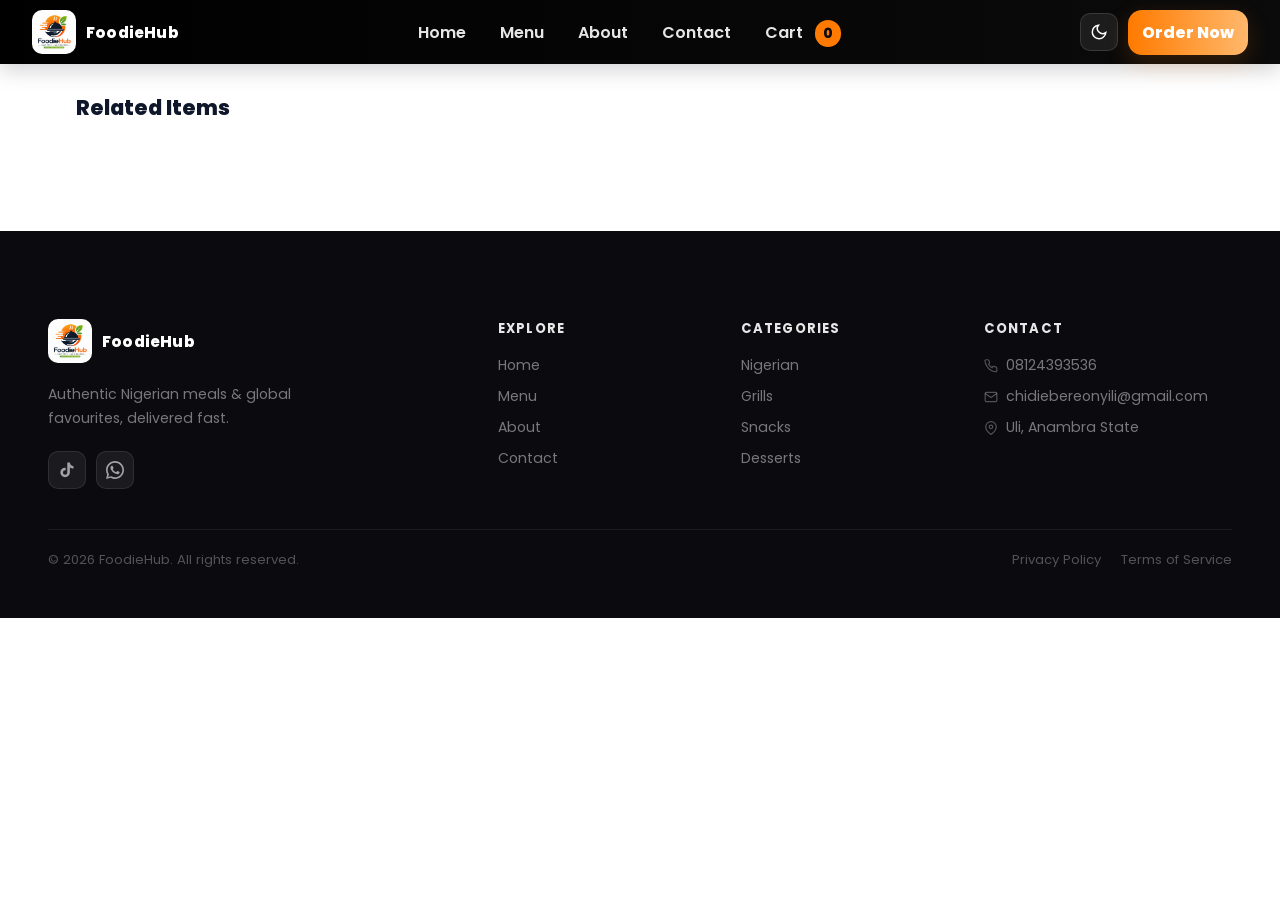
<file: food-details.html>
<!doctype html>
<html lang="en">
<head>
  <meta charset="utf-8">
  <meta name="viewport" content="width=device-width,initial-scale=1">
  <title>FoodieHub — Details</title>
    <meta name="description" content="Delicious dishes and details on FoodieHub menu items.">
    <meta property="og:title" content="FoodieHub — Food Details">
    <meta property="og:description" content="Delicious dishes and details on FoodieHub menu items.">
    <meta property="og:image" content="assets/images/hero.jpg">
    <meta property="og:type" content="website">
    <meta name="twitter:card" content="summary_large_image">
    <meta name="twitter:title" content="FoodieHub — Food Details">
    <meta name="twitter:description" content="Delicious dishes and details on FoodieHub menu items.">
    <link rel="canonical" href="http://localhost:8000/food-details.html">
  <link href="https://fonts.googleapis.com/css2?family=Poppins:wght@400;600;700&display=swap" rel="stylesheet">
  <link rel="stylesheet" href="assets/css/style.css">
  <link rel="icon" href="assets/images/IMG-20260611-WA0042.jpg" type="image/jpeg">
  <link rel="shortcut icon" href="assets/images/IMG-20260611-WA0042.jpg" type="image/jpeg">
  <link rel="apple-touch-icon" href="assets/images/IMG-20260611-WA0042.jpg">
  <link rel="manifest" href="assets/manifest.json">
  <meta name="theme-color" content="#FF7A00">
</head>
<body>
  <header class="site-header">
    <div class="container nav-row">
      <a class="brand" href="index.html"><img class="logo" src="assets/images/IMG-20260611-WA0042.jpg" alt="FoodieHub logo"><span class="brand-text">FoodieHub</span></a>
      <nav class="nav">
        <ul class="nav-list">
          <li><a href="index.html">Home</a></li>
          <li><a href="menu.html">Menu</a></li>
          <li><a href="about.html">About</a></li>
          <li><a href="contact.html">Contact</a></li>
          <li><a href="cart.html" class="cart-link">Cart <span id="cart-count-3">0</span></a></li>
        </ul>
      </nav>
      <div class="controls">
        <button class="theme-toggle" id="themeToggle" aria-label="Toggle dark mode">
          <svg class="theme-icon theme-icon--moon" width="18" height="18" viewBox="0 0 24 24" fill="none" stroke="currentColor" stroke-width="2"><path d="M21 12.79A9 9 0 1 1 11.21 3 7 7 0 0 0 21 12.79z"/></svg>
          <svg class="theme-icon theme-icon--sun" width="18" height="18" viewBox="0 0 24 24" fill="none" stroke="currentColor" stroke-width="2"><circle cx="12" cy="12" r="5"/><line x1="12" y1="1" x2="12" y2="3"/><line x1="12" y1="21" x2="12" y2="23"/><line x1="4.22" y1="4.22" x2="5.64" y2="5.64"/><line x1="18.36" y1="18.36" x2="19.78" y2="19.78"/><line x1="1" y1="12" x2="3" y2="12"/><line x1="21" y1="12" x2="23" y2="12"/><line x1="4.22" y1="19.78" x2="5.64" y2="18.36"/><line x1="18.36" y1="5.64" x2="19.78" y2="4.22"/></svg>
        </button>
        <a class="btn-order" href="menu.html">Order Now</a>
      </div>
    </div>
  </header>

  <main class="container">
    <section class="food-detail" id="food-detail">
      <!-- Filled by JS -->
    </section>

    <section class="related container">
      <h3>Related Items</h3>
      <div id="related-list" class="card-grid"></div>
    </section>
  </main>

  <footer class="site-footer">
    <div class="container">
      <div class="footer-top">
        <div class="footer-brand">
          <a class="brand" href="index.html" style="margin-bottom:10px;display:inline-flex">
            <img class="logo" src="assets/images/IMG-20260611-WA0042.jpg" alt="FoodieHub logo">
            <span class="brand-text">FoodieHub</span>
          </a>
          <p class="footer-tagline">Authentic Nigerian meals &amp; global favourites, delivered fast.</p>
          <div class="footer-socials">


            <a class="footer-social-btn" href="https://www.tiktok.com/@chidiebereonyili" target="_blank" rel="noopener" aria-label="TikTok"><svg width="18" height="18" viewBox="0 0 24 24" fill="currentColor"><path d="M19.59 6.69a4.83 4.83 0 0 1-3.77-4.25V2h-3.45v13.67a2.89 2.89 0 0 1-2.88 2.5 2.89 2.89 0 0 1-2.89-2.89 2.89 2.89 0 0 1 2.89-2.89c.28 0 .54.04.79.1V9.01a6.33 6.33 0 0 0-.79-.05 6.34 6.34 0 0 0-6.34 6.34 6.34 6.34 0 0 0 6.34 6.34 6.34 6.34 0 0 0 6.33-6.34V8.69a8.18 8.18 0 0 0 4.78 1.52V6.76a4.85 4.85 0 0 1-1.01-.07z"/></svg></a>
            <a class="footer-social-btn" href="https://wa.me/2348124393536" target="_blank" rel="noopener" aria-label="WhatsApp"><svg width="18" height="18" viewBox="0 0 24 24" fill="currentColor"><path d="M17.472 14.382c-.297-.149-1.758-.867-2.03-.967-.273-.099-.471-.148-.67.15-.197.297-.767.966-.94 1.164-.173.199-.347.223-.644.075-.297-.15-1.255-.463-2.39-1.475-.883-.788-1.48-1.761-1.653-2.059-.173-.297-.018-.458.13-.606.134-.133.298-.347.446-.52.149-.174.198-.298.298-.497.099-.198.05-.371-.025-.52-.075-.149-.669-1.612-.916-2.207-.242-.579-.487-.5-.669-.51-.173-.008-.371-.01-.57-.01-.198 0-.52.074-.792.372-.272.297-1.04 1.016-1.04 2.479 0 1.462 1.065 2.875 1.213 3.074.149.198 2.096 3.2 5.077 4.487.709.306 1.262.489 1.694.625.712.227 1.36.195 1.871.118.571-.085 1.758-.719 2.006-1.413.248-.694.248-1.289.173-1.413-.074-.124-.272-.198-.57-.347z"/><path d="M12 0C5.373 0 0 5.373 0 12c0 2.125.558 4.122 1.532 5.855L.057 23.882l6.198-1.625A11.945 11.945 0 0 0 12 24c6.627 0 12-5.373 12-12S18.627 0 12 0zm0 21.818a9.818 9.818 0 0 1-5.002-1.368l-.359-.214-3.68.965.981-3.595-.234-.371A9.818 9.818 0 0 1 2.182 12C2.182 6.57 6.57 2.182 12 2.182S21.818 6.57 21.818 12 17.43 21.818 12 21.818z"/></svg></a>
          </div>
        </div>
        <div class="footer-links">
          <h5>Explore</h5>
          <ul><li><a href="index.html">Home</a></li><li><a href="menu.html">Menu</a></li><li><a href="about.html">About</a></li><li><a href="contact.html">Contact</a></li></ul>
        </div>
        <div class="footer-links">
          <h5>Categories</h5>
          <ul><li><a href="menu.html?cat=Nigerian">Nigerian</a></li><li><a href="menu.html?cat=Grills">Grills</a></li><li><a href="menu.html?cat=Snacks">Snacks</a></li><li><a href="menu.html?cat=Desserts">Desserts</a></li></ul>
        </div>
        <div class="footer-links">
          <h5>Contact</h5>
          <ul>
            <li><svg width="14" height="14" viewBox="0 0 24 24" fill="none" stroke="currentColor" stroke-width="2"><path d="M22 16.92v3a2 2 0 0 1-2.18 2 19.79 19.79 0 0 1-8.63-3.07A19.5 19.5 0 0 1 4.69 12 19.79 19.79 0 0 1 1.61 3.4 2 2 0 0 1 3.6 1.22h3a2 2 0 0 1 2 1.72 12.84 12.84 0 0 0 .7 2.81 2 2 0 0 1-.45 2.11L7.91 9a16 16 0 0 0 6 6l.91-1.84a2 2 0 0 1 2.11-.45 12.84 12.84 0 0 0 2.81.7A2 2 0 0 1 21.73 15z"/></svg>08124393536</li>
            <li><svg width="14" height="14" viewBox="0 0 24 24" fill="none" stroke="currentColor" stroke-width="2"><path d="M4 4h16c1.1 0 2 .9 2 2v12c0 1.1-.9 2-2 2H4c-1.1 0-2-.9-2-2V6c0-1.1.9-2 2-2z"/><polyline points="22,6 12,13 2,6"/></svg>chidiebereonyili@gmail.com</li>
            <li><svg width="14" height="14" viewBox="0 0 24 24" fill="none" stroke="currentColor" stroke-width="2"><path d="M21 10c0 7-9 13-9 13s-9-6-9-13a9 9 0 0 1 18 0z"/><circle cx="12" cy="10" r="3"/></svg>Uli, Anambra State</li>
          </ul>
        </div>
      </div>
      <div class="footer-bottom">
        <p>&copy; 2026 FoodieHub. All rights reserved.</p>
        <div class="footer-bottom-links"><a href="#">Privacy Policy</a><a href="#">Terms of Service</a></div>
      </div>
    </div>
  </footer>
</file>
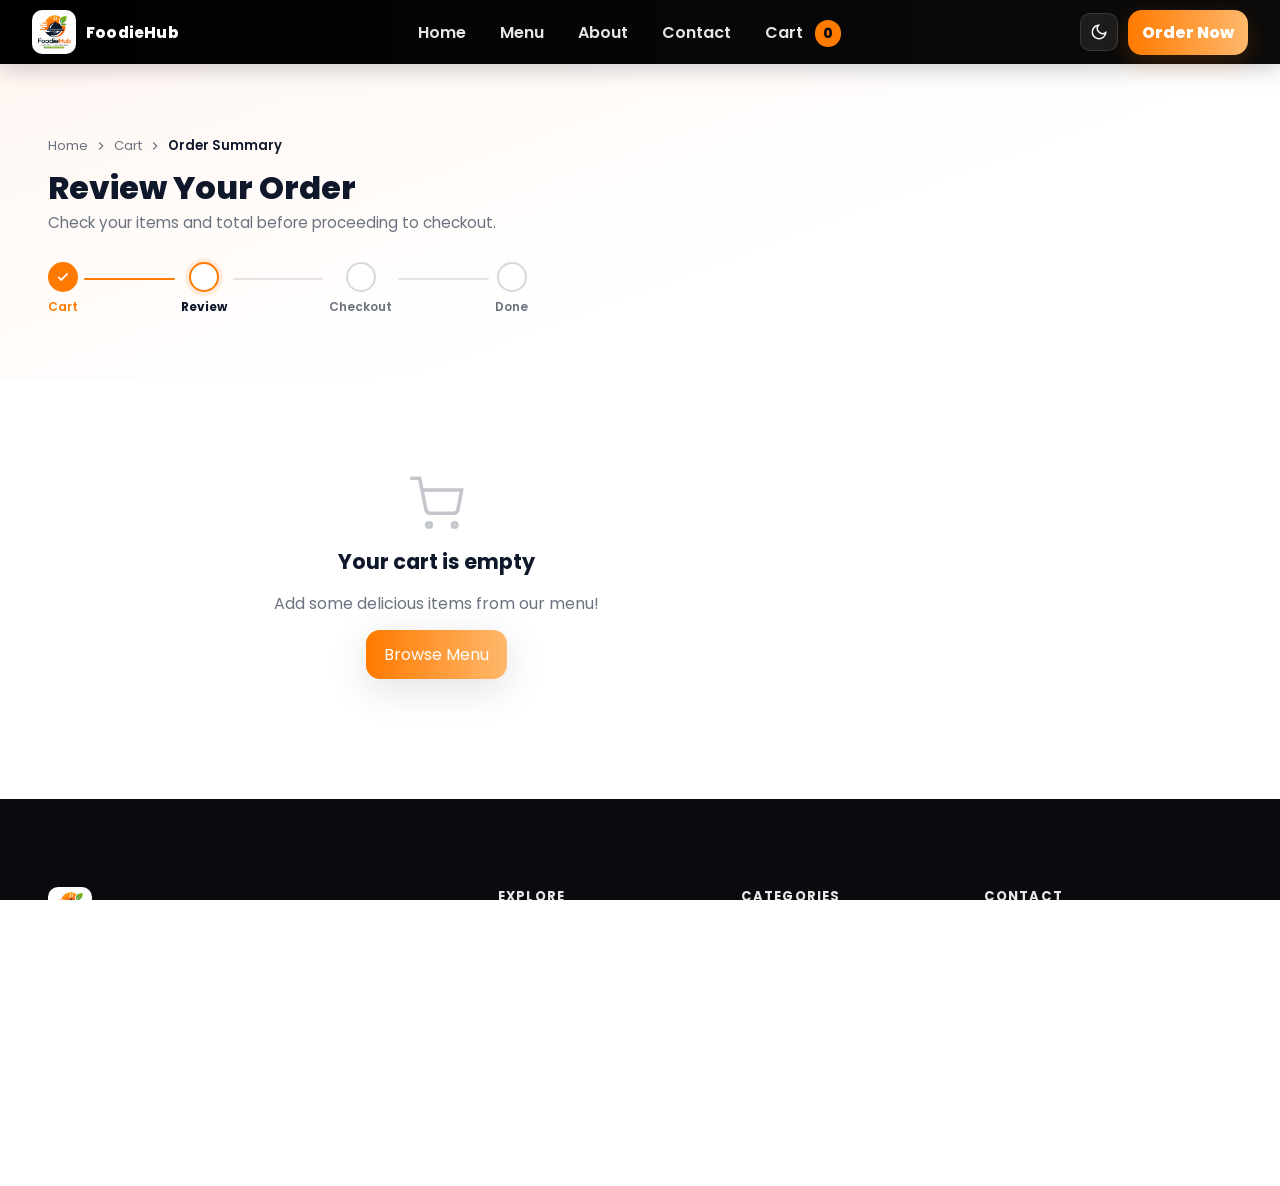
<file: order-summary.html>
<!doctype html>
<html lang="en">
<head>
  <meta charset="utf-8">
  <meta name="viewport" content="width=device-width,initial-scale=1">
  <title>FoodieHub — Order Summary</title>
  <meta name="description" content="Review your FoodieHub order and confirm details before payment.">
  <link href="https://fonts.googleapis.com/css2?family=Poppins:wght@400;600;700&display=swap" rel="stylesheet">
  <link rel="stylesheet" href="assets/css/style.css">
  <link rel="icon" href="assets/images/IMG-20260611-WA0042.jpg" type="image/jpeg">
  <meta name="theme-color" content="#FF7A00">
</head>
<body>
  <header class="site-header">
    <div class="container nav-row">
      <a class="brand" href="index.html"><img class="logo" src="assets/images/IMG-20260611-WA0042.jpg" alt="FoodieHub logo"><span class="brand-text">FoodieHub</span></a>
      <nav class="nav">
        <ul class="nav-list">
          <li><a href="index.html">Home</a></li>
          <li><a href="menu.html">Menu</a></li>
          <li><a href="about.html">About</a></li>
          <li><a href="contact.html">Contact</a></li>
          <li><a href="cart.html" class="cart-link">Cart <span id="cart-count-5">0</span></a></li>
        </ul>
      </nav>
      <div class="controls">
        <button class="theme-toggle" id="themeToggle" aria-label="Toggle dark mode">
          <svg class="theme-icon theme-icon--moon" width="18" height="18" viewBox="0 0 24 24" fill="none" stroke="currentColor" stroke-width="2"><path d="M21 12.79A9 9 0 1 1 11.21 3 7 7 0 0 0 21 12.79z"/></svg>
          <svg class="theme-icon theme-icon--sun" width="18" height="18" viewBox="0 0 24 24" fill="none" stroke="currentColor" stroke-width="2"><circle cx="12" cy="12" r="5"/><line x1="12" y1="1" x2="12" y2="3"/><line x1="12" y1="21" x2="12" y2="23"/><line x1="4.22" y1="4.22" x2="5.64" y2="5.64"/><line x1="18.36" y1="18.36" x2="19.78" y2="19.78"/><line x1="1" y1="12" x2="3" y2="12"/><line x1="21" y1="12" x2="23" y2="12"/><line x1="4.22" y1="19.78" x2="5.64" y2="18.36"/><line x1="18.36" y1="5.64" x2="19.78" y2="4.22"/></svg>
        </button>
        <a class="btn-order" href="menu.html">Order Now</a>
      </div>
    </div>
  </header>

  <!-- Page Hero -->
  <section class="os-hero">
    <div class="container">
      <nav class="os-breadcrumb" aria-label="Breadcrumb">
        <a href="index.html">Home</a>
        <svg width="14" height="14" viewBox="0 0 24 24" fill="none" stroke="currentColor" stroke-width="2"><polyline points="9 18 15 12 9 6"/></svg>
        <a href="cart.html">Cart</a>
        <svg width="14" height="14" viewBox="0 0 24 24" fill="none" stroke="currentColor" stroke-width="2"><polyline points="9 18 15 12 9 6"/></svg>
        <span>Order Summary</span>
      </nav>
      <h1 class="os-title">Review Your Order</h1>
      <p class="os-subtitle">Check your items and total before proceeding to checkout.</p>
      <div class="os-steps">
        <div class="os-step os-step--done">
          <div class="os-step-dot">
            <svg width="14" height="14" viewBox="0 0 24 24" fill="none" stroke="currentColor" stroke-width="3"><polyline points="20 6 9 17 4 12"/></svg>
          </div>
          <span>Cart</span>
        </div>
        <div class="os-step-line os-step-line--done"></div>
        <div class="os-step os-step--active">
          <div class="os-step-dot"></div>
          <span>Review</span>
        </div>
        <div class="os-step-line"></div>
        <div class="os-step">
          <div class="os-step-dot"></div>
          <span>Checkout</span>
        </div>
        <div class="os-step-line"></div>
        <div class="os-step">
          <div class="os-step-dot"></div>
          <span>Done</span>
        </div>
      </div>
    </div>
  </section>

  <!-- Order Content -->
  <main class="container os-main">
    <div class="order-grid">
      <section id="order-summary" class="order-summary" aria-label="Order items"></section>
      <aside id="order-breakdown" class="order-breakdown" aria-label="Order total"></aside>
    </div>
  </main>

  <footer class="site-footer">
    <div class="container">
      <div class="footer-top">
        <div class="footer-brand">
          <a class="brand" href="index.html" style="margin-bottom:10px;display:inline-flex">
            <img class="logo" src="assets/images/IMG-20260611-WA0042.jpg" alt="FoodieHub logo">
            <span class="brand-text">FoodieHub</span>
          </a>
          <p class="footer-tagline">Authentic Nigerian meals &amp; global favourites, delivered fast.</p>
          <div class="footer-socials">
            <a class="footer-social-btn" href="https://www.tiktok.com/@chidiebereonyili" target="_blank" rel="noopener" aria-label="TikTok">
              <svg width="18" height="18" viewBox="0 0 24 24" fill="currentColor"><path d="M19.59 6.69a4.83 4.83 0 0 1-3.77-4.25V2h-3.45v13.67a2.89 2.89 0 0 1-2.88 2.5 2.89 2.89 0 0 1-2.89-2.89 2.89 2.89 0 0 1 2.89-2.89c.28 0 .54.04.79.1V9.01a6.33 6.33 0 0 0-.79-.05 6.34 6.34 0 0 0-6.34 6.34 6.34 6.34 0 0 0 6.34 6.34 6.34 6.34 0 0 0 6.33-6.34V8.69a8.18 8.18 0 0 0 4.78 1.52V6.76a4.85 4.85 0 0 1-1.01-.07z"/></svg>
            </a>
            <a class="footer-social-btn" href="https://wa.me/2348124393536" target="_blank" rel="noopener" aria-label="WhatsApp">
              <svg width="18" height="18" viewBox="0 0 24 24" fill="currentColor"><path d="M17.472 14.382c-.297-.149-1.758-.867-2.03-.967-.273-.099-.471-.148-.67.15-.197.297-.767.966-.94 1.164-.173.199-.347.223-.644.075-.297-.15-1.255-.463-2.39-1.475-.883-.788-1.48-1.761-1.653-2.059-.173-.297-.018-.458.13-.606.134-.133.298-.347.446-.52.149-.174.198-.298.298-.497.099-.198.05-.371-.025-.52-.075-.149-.669-1.612-.916-2.207-.242-.579-.487-.5-.669-.51-.173-.008-.371-.01-.57-.01-.198 0-.52.074-.792.372-.272.297-1.04 1.016-1.04 2.479 0 1.462 1.065 2.875 1.213 3.074.149.198 2.096 3.2 5.077 4.487.709.306 1.262.489 1.694.625.712.227 1.36.195 1.871.118.571-.085 1.758-.719 2.006-1.413.248-.694.248-1.289.173-1.413-.074-.124-.272-.198-.57-.347z"/><path d="M12 0C5.373 0 0 5.373 0 12c0 2.125.558 4.122 1.532 5.855L.057 23.882l6.198-1.625A11.945 11.945 0 0 0 12 24c6.627 0 12-5.373 12-12S18.627 0 12 0zm0 21.818a9.818 9.818 0 0 1-5.002-1.368l-.359-.214-3.68.965.981-3.595-.234-.371A9.818 9.818 0 0 1 2.182 12C2.182 6.57 6.57 2.182 12 2.182S21.818 6.57 21.818 12 17.43 21.818 12 21.818z"/></svg>
            </a>
            <a class="footer-social-btn" href="mailto:chidiebereonyili@gmail.com" aria-label="Email">
              <svg width="18" height="18" viewBox="0 0 24 24" fill="none" stroke="currentColor" stroke-width="2"><path d="M4 4h16c1.1 0 2 .9 2 2v12c0 1.1-.9 2-2 2H4c-1.1 0-2-.9-2-2V6c0-1.1.9-2 2-2z"/><polyline points="22,6 12,13 2,6"/></svg>
            </a>
          </div>
        </div>
        <div class="footer-links">
          <h5>Explore</h5>
          <ul>
            <li><a href="index.html">Home</a></li>
            <li><a href="menu.html">Menu</a></li>
            <li><a href="about.html">About Us</a></li>
            <li><a href="contact.html">Contact</a></li>
          </ul>
        </div>
        <div class="footer-links">
          <h5>Categories</h5>
          <ul>
            <li><a href="menu.html?cat=Nigerian">Nigerian</a></li>
            <li><a href="menu.html?cat=Grills">Grills</a></li>
            <li><a href="menu.html?cat=Snacks">Snacks</a></li>
            <li><a href="menu.html?cat=Desserts">Desserts</a></li>
          </ul>
        </div>
        <div class="footer-links">
          <h5>Contact</h5>
          <ul>
            <li>
              <svg width="14" height="14" viewBox="0 0 24 24" fill="none" stroke="currentColor" stroke-width="2"><path d="M22 16.92v3a2 2 0 0 1-2.18 2 19.79 19.79 0 0 1-8.63-3.07A19.5 19.5 0 0 1 4.69 12 19.79 19.79 0 0 1 1.61 3.4 2 2 0 0 1 3.6 1.22h3a2 2 0 0 1 2 1.72 12.84 12.84 0 0 0 .7 2.81 2 2 0 0 1-.45 2.11L7.91 9a16 16 0 0 0 6 6l.91-1.84a2 2 0 0 1 2.11-.45 12.84 12.84 0 0 0 2.81.7A2 2 0 0 1 21.73 15z"/></svg>
              08124393536
            </li>
            <li>
              <svg width="14" height="14" viewBox="0 0 24 24" fill="none" stroke="currentColor" stroke-width="2"><path d="M4 4h16c1.1 0 2 .9 2 2v12c0 1.1-.9 2-2 2H4c-1.1 0-2-.9-2-2V6c0-1.1.9-2 2-2z"/><polyline points="22,6 12,13 2,6"/></svg>
              chidiebereonyili@gmail.com
            </li>
            <li>
              <svg width="14" height="14" viewBox="0 0 24 24" fill="none" stroke="currentColor" stroke-width="2"><path d="M21 10c0 7-9 13-9 13s-9-6-9-13a9 9 0 0 1 18 0z"/><circle cx="12" cy="10" r="3"/></svg>
              Uli, Anambra State
            </li>
          </ul>
        </div>
      </div>
      <div class="footer-bottom">
        <p>© 2026 FoodieHub. All rights reserved.</p>
        <div class="footer-bottom-links">
          <a href="#">Privacy Policy</a>
          <a href="#">Terms of Service</a>
        </div>
      </div>
    </div>
  </footer>

  <div id="toast" class="toast" aria-live="polite"></div>
  <script src="assets/js/app.js" defer></script>
</body>
</html>
</file>
<file: assets/css/style.css>
/* Premium redesign - Nigerian food ordering UI
   - Mobile-first, strong visual hierarchy
   - Large photography, polished cards, improved spacing
*/
:root{
  --bg: #ffffff;
  --surface: #ffffff;
  --muted: #6b7280; /* gray-600 */
  --text: #0f172a; /* dark navy */
  --accent: #FF7A00; /* orange primary */
  --accent-2: #FFB86C;
  --accent-green: #D95700; /* orange secondary */
  --nav: linear-gradient(90deg,#000000,#0b0b0b); /* black navbar */
  --glass: rgba(15,23,42,0.06);
  --radius: 18px;
  --gap: 22px;
  --max-width: 1240px;
  --shadow-1: 0 10px 40px rgba(2,6,23,0.12);
  --nav-height: 64px;
  color-scheme: light;
}
[data-theme="dark"]{
  --bg: #070707;
  --surface:#0f0f0f;
  --muted:#bdbdbd;
  --text:#f3f3f3;
  --glass: rgba(255,255,255,0.03);
  color-scheme: dark;
}
[data-theme="dark"] .hero{background:#0d0d0d}
[data-theme="dark"] .hero h1{color:#f3f3f3 !important}
[data-theme="dark"] .hero p.lead{color:#bdbdbd !important}
[data-theme="dark"] .hero-perks li{color:#d1d5db !important}
[data-theme="dark"] .hero-card{background:#0d0d0d}
[data-theme="dark"] .hero-stats-row{background:rgba(255,255,255,0.05);border-color:rgba(255,255,255,0.10)}
[data-theme="dark"] .hero-stat-num{color:#f3f3f3 !important}
[data-theme="dark"] .hero-stat-label{color:#9ca3af !important}
[data-theme="dark"] .hero-menu-link{color:#9ca3af !important}
[data-theme="dark"] .card{background:#1a1a1a}
[data-theme="dark"] .os-hero,[data-theme="dark"] .co-card,[data-theme="dark"] .os-item,[data-theme="dark"] .os-items-panel,[data-theme="dark"] .os-card{background:#1a1a1a;color:#f3f3f3}
[data-theme="dark"] .os-title,[data-theme="dark"] .co-card-title,[data-theme="dark"] .os-items-title{color:#f3f3f3}
[data-theme="dark"] .co-input{background:#111;border-color:rgba(255,255,255,0.12);color:#f3f3f3}
[data-theme="dark"] .co-pay-option{border-color:rgba(255,255,255,0.10);background:rgba(255,255,255,0.03)}
[data-theme="dark"] .co-pay-name{color:#f3f3f3}
[data-theme="dark"] .about-hero,[data-theme="dark"] .contact-hero,[data-theme="dark"] .os-hero{background:#111}
[data-theme="dark"] .about-hero-text h1,[data-theme="dark"] .contact-hero-inner h1{color:#f3f3f3}
[data-theme="dark"] .menu-hero{background:#111}
[data-theme="dark"] .menu-hero-title{color:#f3f3f3}
[data-theme="dark"] .menu-hero-sub{color:#9ca3af}
[data-theme="dark"] .menu-stat-label{color:rgba(255,255,255,0.4)}
[data-theme="dark"] .menu-stat-div{background:rgba(255,255,255,0.10)}
[data-theme="dark"] .menu-controls-bar{background:#1a1a1a;border-top-color:rgba(255,255,255,0.08)}
[data-theme="dark"] .menu-search-wrap{background:#2a2a2a;border-color:rgba(255,255,255,0.20)}
[data-theme="dark"] .menu-search-wrap #searchInput{color:#fff}
[data-theme="dark"] .menu-search-wrap svg{color:rgba(255,255,255,0.4)}
[data-theme="dark"] .menu-select{background:#2a2a2a url("data:image/svg+xml,%3Csvg xmlns='http://www.w3.org/2000/svg' width='12' height='12' viewBox='0 0 24 24' fill='none' stroke='%23f3f3f3' stroke-width='2.5'%3E%3Cpolyline points='6 9 12 15 18 9'/%3E%3C/svg%3E") no-repeat right 12px center;border-color:rgba(255,255,255,0.20);color:#f3f3f3;color-scheme:dark}

/* ── DARK MODE: comprehensive overrides ──────── */
/* Testimonials */
[data-theme="dark"] .testimonials{background:#0d0d0d}
[data-theme="dark"] .testimonial{background:#1a1a1a;border-color:rgba(255,255,255,0.07)}
[data-theme="dark"] .testimonial .quote{color:#e5e7eb}

/* Offer cards (homepage) */
[data-theme="dark"] .offer-card--orange,[data-theme="dark"] .offer-card--green,[data-theme="dark"] .offer-card--purple{background:#1a1a1a;border-color:rgba(255,255,255,0.08)}
[data-theme="dark"] .offer-code{background:rgba(255,255,255,0.06);border-color:rgba(255,255,255,0.15);color:#f3f3f3}

/* Cart items & summary */
[data-theme="dark"] .cart-item{background:#1a1a1a;box-shadow:0 2px 12px rgba(0,0,0,0.3)}
[data-theme="dark"] .cart-item-qty{border-color:rgba(255,255,255,0.12)}
[data-theme="dark"] .cart-empty{background:#1a1a1a;color:#f3f3f3}
[data-theme="dark"] .cart-empty h3{color:#f3f3f3}
[data-theme="dark"] .cart-summary{background:#1a1a1a}
[data-theme="dark"] .summary-divider{background:rgba(255,255,255,0.08)}
[data-theme="dark"] .summary-trust{border-top-color:rgba(255,255,255,0.08)}
[data-theme="dark"] .promo-input{background:#111;border-color:rgba(255,255,255,0.12);color:#f3f3f3}

/* About page */
[data-theme="dark"] .about-stats{background:#1a1a1a}
[data-theme="dark"] .about-stat-divider{background:rgba(255,255,255,0.08)}
[data-theme="dark"] .mission-item{background:#1a1a1a}
[data-theme="dark"] .mission-item h3{color:#f3f3f3}
[data-theme="dark"] .team-card{background:#1a1a1a}
[data-theme="dark"] .team-card strong{color:#f3f3f3}
[data-theme="dark"] .team-card span{color:#9ca3af}

/* Contact page */
[data-theme="dark"] .contact-form-card{background:#1a1a1a}
[data-theme="dark"] .contact-form-card h2{color:#f3f3f3}
[data-theme="dark"] .form-group label{color:#e5e7eb}
[data-theme="dark"] .form-group input,[data-theme="dark"] .form-group textarea{background:#111;border-color:rgba(255,255,255,0.12);color:#f3f3f3}
[data-theme="dark"] .contact-info-card{background:#1a1a1a}
[data-theme="dark"] .contact-info-card strong{color:#f3f3f3}
[data-theme="dark"] .contact-info-card p{color:#9ca3af}
[data-theme="dark"] .social-chip{border-color:rgba(255,255,255,0.12);color:#e5e7eb}

/* Food detail page */
[data-theme="dark"] .fd-pill{background:#1a1a1a;border-color:rgba(255,255,255,0.10);color:#f3f3f3}
[data-theme="dark"] .fd-includes li{background:#1a1a1a;color:#f3f3f3}
[data-theme="dark"] .fd-order-card{background:#1a1a1a}
[data-theme="dark"] .fd-qty-ctrl{border-color:rgba(255,255,255,0.12)}
[data-theme="dark"] .fd-trust-row{border-top-color:rgba(255,255,255,0.08)}
[data-theme="dark"] .fd-price-note{color:#9ca3af}

/* Order summary page */
[data-theme="dark"] .os-step-dot{background:#1a1a1a;border-color:rgba(255,255,255,0.15);color:#9ca3af}
[data-theme="dark"] .os-step--active .os-step-dot{background:#1a1a1a;border-color:var(--accent)}
[data-theme="dark"] .os-step-line{background:rgba(255,255,255,0.10)}
[data-theme="dark"] .os-breakdown-rows{border-bottom-color:rgba(255,255,255,0.08)}
[data-theme="dark"] .os-trust-row{border-top-color:rgba(255,255,255,0.08)}

/* Checkout page */
[data-theme="dark"] .checkout-form{background:#1a1a1a}
[data-theme="dark"] .co-card-header{border-bottom-color:rgba(255,255,255,0.08)}
[data-theme="dark"] .co-summary-items{border-bottom-color:rgba(255,255,255,0.08)}
[data-theme="dark"] .co-breakdown-row{border-bottom-color:rgba(255,255,255,0.06)}
[data-theme="dark"] .co-pay-check{border-color:rgba(255,255,255,0.20)}
[data-theme="dark"] .co-pay-desc{color:#9ca3af}

/* Modal */
[data-theme="dark"] .modal-content{background:#1a1a1a;color:#f3f3f3}
[data-theme="dark"] .co-modal-title{color:#f3f3f3}

*{box-sizing:border-box}
figure{margin:0;padding:0}
html,body{height:100%;margin:0;font-family:Poppins,Inter,system-ui,Segoe UI,Roboto,Arial;background:var(--bg);color:var(--text);-webkit-font-smoothing:antialiased}
/* Prevent accidental horizontal overflow from large images or long content */
html,body{overflow-x:hidden}
.container{max-width:var(--max-width);margin:0 auto;padding:28px}

/* NAVBAR */
.site-header{background:var(--nav);position:sticky;top:0;z-index:1000;height:var(--nav-height);display:flex;align-items:center;box-shadow:0 6px 20px rgba(2,6,23,0.18);backdrop-filter:blur(6px)}
.nav-row{display:flex;align-items:center;justify-content:space-between;gap:12px;width:100%;padding:0 12px}
.brand{display:inline-flex;align-items:center;gap:10px;font-weight:800;color:var(--accent);text-decoration:none;font-size:1rem;letter-spacing:0.2px}
.brand img.logo{height:44px;width:44px;border-radius:10px;object-fit:cover;object-position:50% 20%;background:transparent;padding:0;mix-blend-mode:lighten}
.brand .brand-text{font-size:0.95rem;font-weight:800;color:#fff}
.nav-list{list-style:none;padding:0;margin:0;display:flex;gap:14px;align-items:center}
.nav-list a{color:rgba(255,255,255,0.9);text-decoration:none;padding:8px 10px;border-radius:8px;font-weight:600}
.nav-list a:hover{background:rgba(255,255,255,0.03);transform:translateY(-1px);transition:all .12s}
.nav-toggle{display:none;background:transparent;border:0;font-size:1.25rem;color:#fff;cursor:pointer}
.controls{display:flex;gap:10px;align-items:center}
.cart-link{position:relative}
.cart-link span{background:var(--accent);color:#0b0b0b;padding:4px 8px;border-radius:999px;margin-left:8px;font-size:0.85rem;font-weight:800}

/* navbar icons and order button */
.icon-btn{background:transparent;border:0;color:#fff;font-size:18px;padding:8px;border-radius:8px}
.nav-search{display:inline-flex;align-items:center;justify-content:center;width:40px;height:40px;border-radius:10px;background:rgba(255,255,255,0.03);border:1px solid rgba(255,255,255,0.03);color:#fff}
.btn-order{background:linear-gradient(90deg,var(--accent),var(--accent-2));color:#fff;padding:8px 14px;border-radius:12px;font-weight:800;box-shadow:0 8px 24px rgba(255,122,0,0.18);text-decoration:none}
.btn-order:hover{transform:translateY(-2px)}

/* Theme toggle */
.theme-toggle{background:rgba(255,255,255,0.08);border:1px solid rgba(255,255,255,0.12);color:#fff;width:38px;height:38px;border-radius:10px;display:inline-flex;align-items:center;justify-content:center;cursor:pointer;transition:background .15s,transform .15s;flex-shrink:0}
.theme-toggle:hover{background:rgba(255,255,255,0.15);transform:scale(1.06)}
.theme-icon{display:block;transition:opacity .2s,transform .2s}
.theme-icon--sun{display:none}
[data-theme="dark"] .theme-icon--moon{display:none}
[data-theme="dark"] .theme-icon--sun{display:block}

/* BUTTONS */
.btn-primary{background:linear-gradient(90deg,var(--accent),var(--accent-2));color:#fff;padding:12px 18px;border-radius:14px;border:0;text-decoration:none;display:inline-flex;gap:8px;align-items:center;box-shadow:var(--shadow-1);transition:transform .18s ease,box-shadow .18s ease}
.btn-primary:hover{transform:translateY(-4px);box-shadow:0 22px 60px rgba(255,122,0,0.18)}
.btn-ghost{background:transparent;border:1px solid rgba(255,255,255,0.06);color:rgba(255,255,255,0.92);padding:10px;border-radius:12px}

.btn-order{background:linear-gradient(90deg,var(--accent),var(--accent-2));color:#fff;padding:10px 14px;border-radius:14px;border:0;font-weight:800}

/* HERO */
.hero{padding:56px 0 60px;background:#ffffff;position:relative;overflow:hidden}
.hero::before{content:'';position:absolute;inset:0;background:radial-gradient(ellipse 50% 70% at 20% 50%,rgba(255,122,0,0.06) 0%,transparent 70%);pointer-events:none}
.hero-inner{display:grid;grid-template-columns:1fr;gap:36px;align-items:center;position:relative;z-index:1}

/* Hero left-side text content */
.hero-badge{display:inline-flex;align-items:center;gap:8px;background:rgba(255,122,0,0.10);border:1px solid rgba(255,122,0,0.22);color:var(--accent);font-size:0.8rem;font-weight:700;letter-spacing:0.05em;padding:6px 14px;border-radius:999px;width:fit-content}
.hero-badge-dot{width:7px;height:7px;border-radius:999px;background:var(--accent);box-shadow:0 0 0 3px rgba(255,122,0,0.25);animation:heroPulse 2s ease-in-out infinite}
@keyframes heroPulse{0%,100%{box-shadow:0 0 0 3px rgba(255,122,0,0.25)}50%{box-shadow:0 0 0 6px rgba(255,122,0,0.08)}}
.hero h1{font-size:2.6rem;margin:0;line-height:1.08;color:#0f172a}
.hero-h1-accent{color:var(--accent);display:inline}
.hero p.lead{font-size:1.05rem;color:#4b5563;line-height:1.65;margin:0}
.hero-perks{list-style:none;padding:0;margin:0;display:flex;flex-direction:column;gap:10px}
.hero-perks li{display:flex;align-items:center;gap:10px;font-size:0.9rem;color:#374151;font-weight:500}
.hero-perks li svg{color:var(--accent);flex-shrink:0;background:rgba(255,122,0,0.10);border-radius:999px;padding:3px;width:22px;height:22px}
.hero-cta-row{display:flex;align-items:center;gap:18px;flex-wrap:wrap}
.hero-cta-btn{padding:14px 24px;font-size:1rem;font-weight:800;border-radius:16px}
.hero-menu-link{color:#6b7280;font-weight:700;font-size:0.9rem;text-decoration:none;transition:color .15s;white-space:nowrap}
.hero-menu-link:hover{color:var(--accent)}
.hero-stats-row{display:flex;align-items:center;gap:0;padding:16px 20px;background:rgba(2,6,23,0.03);border:1.5px solid rgba(2,6,23,0.08);border-radius:16px;width:fit-content}
.hero-stat{display:flex;flex-direction:column;align-items:center;gap:2px;padding:0 18px}
.hero-stat:first-child{padding-left:0}
.hero-stat-num{font-size:1.2rem;font-weight:800;color:#0f172a}
.hero-stat-label{font-size:0.72rem;font-weight:600;color:#6b7280;text-transform:uppercase;letter-spacing:0.06em}
.hero-stat-sep{width:1px;height:34px;background:rgba(2,6,23,0.10);flex-shrink:0}
.hero-card{display:flex;flex-direction:column;gap:20px;background:#fff;position:relative;z-index:2;border-radius:12px;order:1}
.hero-media{border-radius:18px;overflow:hidden;box-shadow:var(--shadow-1);height:320px;order:2}
.hero-media img{width:100%;height:100%;object-fit:cover;display:block;filter:contrast(1.02) saturate(1.05)}

/* Hero carousel */
.hero-carousel{position:relative;width:100%;height:100%;border-radius:18px;overflow:hidden}
.hero-carousel-track{display:flex;height:100%;transition:transform .6s cubic-bezier(.4,0,.2,1)}
.hero-carousel-track img{width:100%;height:100%;object-fit:cover;flex-shrink:0;display:block}
.hero-carousel-dots{position:absolute;bottom:14px;left:50%;transform:translateX(-50%);display:flex;gap:8px;z-index:10}
.hero-dot{width:8px;height:8px;border-radius:999px;background:rgba(255,255,255,0.45);border:none;padding:0;cursor:pointer;transition:background .25s,width .25s}
.hero-dot.active{background:#fff;width:22px}

/* SEARCH BAR / PROMO */
.promobar{display:flex;gap:12px;align-items:center;background:linear-gradient(90deg,#fff6f0, #fff7f2);padding:12px;border-radius:12px;box-shadow:0 8px 30px rgba(255,122,0,0.06)}

/* CARDS GRID - vertical card layout */
.card-grid{display:grid;grid-template-columns:repeat(2,1fr);gap:16px;margin-top:18px}
.card{background:var(--surface);border-radius:14px;overflow:hidden;box-shadow:0 4px 16px rgba(2,6,23,0.07);transition:transform .18s ease,box-shadow .18s ease;display:flex;flex-direction:column}
.card:hover{transform:translateY(-4px);box-shadow:0 16px 40px rgba(2,6,23,0.13)}
.card-figure{width:100%;height:160px;flex-shrink:0;position:relative;overflow:hidden;display:block;margin:0;padding:0}
.card-figure img{width:100%;height:100%;object-fit:cover;object-position:center center;display:block;transition:transform .45s ease}
.card:hover .card-figure img{transform:scale(1.05)}
.card-body{padding:12px;display:flex;flex-direction:column;gap:6px;flex:1}
.card-info{flex:1}
.card-title{font-weight:700;margin:0 0 2px 0;font-size:0.97rem;line-height:1.3}
.card-meta{color:var(--muted);font-size:0.88rem;white-space:nowrap;overflow:hidden;text-overflow:ellipsis}
.card-actions{display:flex;gap:8px;align-items:center;justify-content:space-between;margin-top:8px}

.price-pill{background:rgba(2,6,23,0.06);padding:5px 10px;border-radius:999px;font-weight:800;font-size:0.88rem;color:var(--text)}
.rating-pill{font-size:0.82rem;font-weight:700;color:var(--muted)}
.add-btn{background:var(--accent);color:#fff;border:0;padding:8px 14px;border-radius:999px;font-weight:800;font-size:0.88rem;box-shadow:0 4px 14px rgba(255,122,0,0.22);transition:transform .12s ease;white-space:nowrap;cursor:pointer}
.add-btn:hover{transform:translateY(-2px)}

/* compact layout for small cards (featured/recommendations) */
.card.compact{}
@media(min-width:480px){.card-grid{grid-template-columns:repeat(2,1fr)}}
@media(min-width:900px){.card-grid{grid-template-columns:repeat(3,1fr)}}
@media(min-width:1200px){.card-grid{grid-template-columns:repeat(4,1fr)}}

/* CATEGORY CHIPS */
.categories-row{display:flex;gap:12px;overflow:auto;padding:12px 0}
.category{padding:8px 14px;border-radius:999px;background:transparent;border:1.5px solid rgba(2,6,23,0.15);cursor:pointer;font-weight:700;color:#0f172a}
[data-theme="dark"] .category{border-color:rgba(255,255,255,0.15);color:rgba(255,255,255,0.9)}
.category.active{background:linear-gradient(90deg,var(--accent),var(--accent-2));color:#fff}
.category-badge{background:var(--accent-green);color:#fff;padding:6px 10px;border-radius:999px;font-weight:700;font-size:0.85rem}

/* OFFERS */
.offers{padding:60px 0}
.offers-grid{display:grid;grid-template-columns:1fr;gap:20px;margin-top:32px}
.offer-card{border-radius:20px;padding:28px 24px;display:flex;flex-direction:column;gap:14px;position:relative;overflow:hidden;transition:transform .2s,box-shadow .2s}
.offer-card:hover{transform:translateY(-4px);box-shadow:0 24px 60px rgba(2,6,23,0.13)}
.offer-card--orange{background:linear-gradient(135deg,#fff5eb 0%,#fff 60%);border:1.5px solid rgba(255,122,0,0.15);box-shadow:0 8px 32px rgba(255,122,0,0.08)}
.offer-card--green{background:linear-gradient(135deg,#f0fdf4 0%,#fff 60%);border:1.5px solid rgba(34,197,94,0.15);box-shadow:0 8px 32px rgba(34,197,94,0.07)}
.offer-card--purple{background:linear-gradient(135deg,#f5f3ff 0%,#fff 60%);border:1.5px solid rgba(139,92,246,0.15);box-shadow:0 8px 32px rgba(139,92,246,0.07)}
.offer-icon{width:52px;height:52px;border-radius:14px;display:flex;align-items:center;justify-content:center}
.offer-card--orange .offer-icon{background:rgba(255,122,0,0.12);color:var(--accent)}
.offer-card--green .offer-icon{background:rgba(34,197,94,0.12);color:#16a34a}
.offer-card--purple .offer-icon{background:rgba(139,92,246,0.12);color:#7c3aed}
.offer-badge{display:inline-block;font-size:0.73rem;font-weight:700;text-transform:uppercase;letter-spacing:0.08em;padding:4px 10px;border-radius:999px;width:fit-content}
.offer-card--orange .offer-badge{background:rgba(255,122,0,0.10);color:var(--accent)}
.offer-card--green .offer-badge{background:rgba(34,197,94,0.10);color:#16a34a}
.offer-card--purple .offer-badge{background:rgba(139,92,246,0.10);color:#7c3aed}
.offer-title{font-size:1.25rem;font-weight:800;margin:0;color:var(--text)}
.offer-desc{color:var(--muted);margin:0;font-size:0.93rem;line-height:1.6;flex:1}
.offer-foot{display:flex;align-items:center;justify-content:space-between;gap:12px;margin-top:4px}
.offer-code{font-weight:800;font-size:0.88rem;letter-spacing:0.1em;padding:7px 14px;border-radius:10px;background:rgba(2,6,23,0.05);border:1.5px dashed rgba(2,6,23,0.14);color:var(--text)}
.offer-cta{font-weight:700;font-size:0.88rem;color:var(--accent);text-decoration:none;transition:gap .15s}
.offer-cta:hover{text-decoration:underline}
@media(min-width:720px){.offers-grid{grid-template-columns:repeat(3,1fr)}}

/* TESTIMONIALS */
.testimonials{padding:60px 0;background:linear-gradient(180deg,#fff 0%,#fffaf3 100%)}
.testimonials-row{display:flex;gap:16px;overflow-x:auto;padding:8px 0 16px;scroll-behavior:smooth;scrollbar-width:none}
.testimonials-row::-webkit-scrollbar{display:none}
.testimonial{min-width:300px;max-width:320px;padding:24px;border-radius:20px;background:#fff;box-shadow:0 4px 24px rgba(2,6,23,0.07);display:flex;flex-direction:column;gap:14px;border:1.5px solid rgba(2,6,23,0.05);flex-shrink:0;transition:transform .2s,box-shadow .2s}
.testimonial:hover{transform:translateY(-3px);box-shadow:0 12px 36px rgba(2,6,23,0.11)}
.testimonial .meta{display:flex;align-items:center;gap:12px}
.avatar{width:48px;height:48px;border-radius:999px;background:linear-gradient(135deg,var(--accent),var(--accent-2));display:inline-flex;align-items:center;justify-content:center;color:#fff;font-weight:800;font-size:1.1rem;flex-shrink:0}
.testimonial .quote{color:var(--text);font-size:0.95rem;line-height:1.65;margin:0;font-style:italic}
.testimonial .quote::before{content:'“';color:var(--accent);font-size:1.6rem;line-height:0;vertical-align:-0.4em;margin-right:3px}
.rating-stars{color:#FFD166;font-size:0.9rem;letter-spacing:1px}

/* DETAILS */
.food-detail{display:grid;grid-template-columns:1fr;gap:20px}
.food-detail .img{border-radius:12px;overflow:hidden;height:360px}
.food-info{padding:8px}

/* CART */
/* CART PAGE */
.cart-page{padding-top:32px;padding-bottom:48px}
.cart-page-header{display:flex;align-items:center;justify-content:space-between;margin-bottom:28px;flex-wrap:wrap;gap:10px}
.cart-page-title{font-size:1.8rem;font-weight:800;margin:0}
.cart-page-sub{margin:4px 0 0 0;font-size:0.95rem}
.cart-continue-link{display:inline-flex;align-items:center;gap:6px;color:var(--accent);font-weight:700;text-decoration:none;font-size:0.95rem}
.cart-continue-link:hover{opacity:.8}

.cart-layout{display:grid;grid-template-columns:1fr;gap:24px;align-items:start}
@media(min-width:900px){.cart-layout{grid-template-columns:1fr 380px}}

/* Cart item list */
.cart-items{display:flex;flex-direction:column;gap:14px}
.cart-item{display:grid;grid-template-columns:88px 1fr auto;gap:14px;align-items:center;background:#fff;border-radius:16px;padding:14px;box-shadow:0 2px 12px rgba(2,6,23,0.06);transition:box-shadow .18s}
.cart-item:hover{box-shadow:0 8px 28px rgba(2,6,23,0.10)}
.cart-item-img{width:88px;height:72px;object-fit:cover;border-radius:12px;display:block}
.cart-item-info{min-width:0}
.cart-item-name{font-weight:700;font-size:1rem;margin:0 0 3px;white-space:nowrap;overflow:hidden;text-overflow:ellipsis}
.cart-item-price{color:var(--accent);font-weight:800;font-size:0.95rem;margin:0 0 8px}
.cart-item-qty{display:inline-flex;align-items:center;gap:0;border:1.5px solid rgba(2,6,23,0.10);border-radius:999px;overflow:hidden}
.qty-btn{background:none;border:none;padding:5px 12px;font-size:1.1rem;font-weight:700;cursor:pointer;color:var(--text);transition:background .12s}
.qty-btn:hover{background:rgba(255,122,0,0.08);color:var(--accent)}
.qty-val{padding:0 8px;font-weight:700;font-size:0.95rem;min-width:28px;text-align:center}
.cart-item-remove{background:none;border:none;cursor:pointer;color:var(--muted);padding:6px;border-radius:8px;transition:color .15s,background .15s;align-self:flex-start}
.cart-item-remove:hover{color:#ef4444;background:rgba(239,68,68,0.07)}

/* Empty state */
.cart-empty{display:flex;flex-direction:column;align-items:center;justify-content:center;padding:60px 24px;border-radius:20px;background:linear-gradient(180deg,#fff,#fffaf3);text-align:center;box-shadow:0 4px 20px rgba(2,6,23,0.05)}
.cart-empty-icon{font-size:64px;margin-bottom:16px}
.cart-empty h3{margin:0 0 8px;font-size:1.5rem;font-weight:800}
.cart-empty p{color:var(--muted);margin:0 0 24px}

/* Summary panel */
.cart-summary{background:#fff;border-radius:20px;padding:24px;box-shadow:0 8px 32px rgba(2,6,23,0.08);position:sticky;top:calc(var(--nav-height) + 16px)}
.summary-title{font-size:1.15rem;font-weight:800;margin:0 0 20px}
.summary-rows{display:flex;flex-direction:column;gap:10px}
.summary-row{display:flex;justify-content:space-between;align-items:center;font-size:0.95rem}
.summary-row span:last-child{font-weight:700}
.summary-free-note{display:flex!important;align-items:center;gap:6px;color:#22c55e;font-size:0.88rem;font-weight:600}
.summary-divider{height:1px;background:rgba(2,6,23,0.07);margin:16px 0}
.summary-total-row{display:flex;justify-content:space-between;align-items:center;margin-bottom:20px}
.summary-total-row span:first-child{font-weight:700;font-size:1rem}
.summary-total-amount{font-size:1.5rem;font-weight:800;color:var(--accent)}
.summary-promo-row{display:flex;gap:8px;margin-bottom:18px}
.promo-input{flex:1;padding:10px 14px;border-radius:12px;border:1.5px solid rgba(2,6,23,0.10);font-size:0.9rem;color:var(--text);background:#fafafa}
.promo-input:focus{border-color:var(--accent);outline:none}
.promo-btn{padding:10px 16px;border-radius:12px;border:1.5px solid var(--accent);background:transparent;color:var(--accent);font-weight:700;cursor:pointer;transition:background .15s,color .15s}
.promo-btn:hover{background:var(--accent);color:#fff}
.checkout-btn{display:flex;align-items:center;justify-content:center;gap:8px;width:100%;text-align:center;padding:15px;border-radius:14px;font-size:1rem}
.summary-trust{display:flex;justify-content:space-between;margin-top:18px;padding-top:16px;border-top:1px solid rgba(2,6,23,0.07);gap:8px}
.trust-badge{display:inline-flex;align-items:center;gap:5px;font-size:0.78rem;font-weight:600;color:var(--muted);letter-spacing:0.01em}

.order-total{font-size:1.25rem;font-weight:800;margin-top:12px}


/* FOOTER */
.site-footer{background:#0a0a0f;padding:0;margin-top:0}
.footer-top{display:grid;grid-template-columns:1fr;gap:36px;padding:60px 0 40px;border-bottom:1px solid rgba(255,255,255,0.07)}
@media(min-width:640px){.footer-top{grid-template-columns:repeat(2,1fr)}}
@media(min-width:1024px){.footer-top{grid-template-columns:2fr 1fr 1fr 1.2fr}}
.footer-brand .brand-text{color:#fff}
.footer-tagline{color:rgba(255,255,255,0.45);font-size:0.88rem;line-height:1.7;margin:10px 0 20px;max-width:280px}
.footer-socials{display:flex;gap:10px}
.footer-social-btn{width:38px;height:38px;border-radius:10px;background:rgba(255,255,255,0.07);border:1px solid rgba(255,255,255,0.09);color:rgba(255,255,255,0.6);display:inline-flex;align-items:center;justify-content:center;transition:background .15s,color .15s;text-decoration:none}
.footer-social-btn:hover{background:var(--accent);color:#fff;border-color:var(--accent)}
.footer-links h5{color:rgba(255,255,255,0.9);font-size:0.82rem;font-weight:700;text-transform:uppercase;letter-spacing:0.09em;margin:0 0 16px}
.footer-links ul{list-style:none;padding:0;margin:0;display:flex;flex-direction:column;gap:10px}
.footer-links li{display:flex;align-items:center;gap:8px;color:rgba(255,255,255,0.45);font-size:0.88rem}
.footer-links li svg{flex-shrink:0;color:rgba(255,255,255,0.3)}
.footer-links a{color:rgba(255,255,255,0.45);text-decoration:none;font-size:0.88rem;transition:color .15s}
.footer-links a:hover{color:#fff}
.footer-bottom{display:flex;align-items:center;justify-content:space-between;flex-wrap:wrap;gap:12px;padding:20px 0}
.footer-bottom p{color:rgba(255,255,255,0.3);font-size:0.82rem;margin:0}
.footer-bottom-links{display:flex;gap:20px}
.footer-bottom-links a{color:rgba(255,255,255,0.3);font-size:0.82rem;text-decoration:none;transition:color .15s}
.footer-bottom-links a:hover{color:rgba(255,255,255,0.7)}

/* RESPONSIVE */
@media(min-width:720px){
  .hero-inner{grid-template-columns:1fr 520px}
}
@media(min-width:1024px){
  .nav-toggle{display:none}
  .menu-controls{display:flex;align-items:center;justify-content:space-between;gap:16px}
  .contact-grid{grid-template-columns:1fr 420px}
  .about-grid{display:grid;grid-template-columns:1fr 420px;gap:24px}
}
@media(max-width:1023px){
  .nav-toggle{display:flex;align-items:center;justify-content:center}
  .nav-list{display:none;position:fixed;top:var(--nav-height);left:0;right:0;background:#111;flex-direction:column;padding:12px;gap:2px;z-index:1001;border-bottom:1px solid rgba(255,255,255,0.07);box-shadow:0 8px 24px rgba(0,0,0,0.3)}
  .nav-list.open{display:flex}
  .nav-list a{padding:10px 14px;border-radius:8px;width:100%;display:block}
}

/* Accessible focus */
button:focus, a:focus, input:focus{outline:3px solid rgba(255,122,0,0.12);outline-offset:3px}

/* Small utilities */
.muted{color:var(--muted)}
.text-right{text-align:right}

/* Menu controls */
#searchInput{padding:12px 16px;border-radius:14px;border:0;background:var(--surface);box-shadow:inset 0 2px 8px rgba(2,6,23,0.04);font-size:1rem;color:var(--text)}
#searchInput::placeholder{color:var(--muted)}
.menu-controls{display:flex;flex-direction:column;gap:12px;margin-bottom:18px}
#searchInput{padding:12px 16px;border-radius:14px;border:0;background:var(--surface);box-shadow:inset 0 2px 8px rgba(2,6,23,0.04);font-size:1rem;color:var(--text)}
#searchInput::placeholder{color:var(--muted)}
select#categoryFilter, select#sortSelect{padding:10px 12px;border-radius:12px;border:0;background:rgba(255,255,255,0.03);color:rgba(255,255,255,0.92)}
@media(min-width:720px){
  .menu-controls{flex-direction:row}
  #searchInput{flex:1}
  select#categoryFilter{width:220px}
  select#sortSelect{width:200px}
}

/* ── MENU PAGE HERO ──────────────────────────── */
.menu-hero{background:#ffffff;padding:48px 0 0;position:relative;overflow:hidden}
.menu-hero::before{content:'';position:absolute;inset:0;background:radial-gradient(ellipse 70% 60% at 80% 50%,rgba(255,122,0,0.07) 0%,transparent 70%);pointer-events:none}
.menu-hero-inner{display:flex;align-items:center;justify-content:space-between;gap:20px;padding-bottom:40px}
.menu-hero-text{display:flex;flex-direction:column;align-items:flex-start;gap:12px}
.menu-hero-title{font-size:2.6rem;font-weight:800;color:#0f172a;margin:0;line-height:1.05}
.menu-hero-sub{color:#6b7280;margin:0;font-size:1rem}
.menu-hero-stats{display:flex;align-items:center;gap:0;margin-top:8px}
.menu-stat{display:flex;flex-direction:column;align-items:flex-start;gap:2px;padding:0 20px 0 0}
.menu-stat:first-child{padding-left:0}
.menu-stat-num{font-size:1.3rem;font-weight:800;color:var(--accent)}
.menu-stat-label{font-size:0.75rem;font-weight:600;color:#9ca3af;text-transform:uppercase;letter-spacing:0.06em}
.menu-stat-div{width:1px;height:36px;background:rgba(2,6,23,0.10);margin-right:20px;flex-shrink:0}

/* Controls bar below hero */
.menu-controls-bar{background:#f4f4f5;border-top:1.5px solid rgba(2,6,23,0.10);padding:14px 0;display:flex;gap:12px;flex-wrap:wrap;align-items:center}
.menu-search-wrap{flex:0 0 auto;width:320px;max-width:100%;display:flex;align-items:center;gap:10px;background:#ffffff;border:1.5px solid rgba(2,6,23,0.20);border-radius:14px;padding:10px 14px}
.menu-search-wrap svg{color:#6b7280;flex-shrink:0}
.menu-search-wrap #searchInput{background:transparent;border:0;box-shadow:none;padding:0;font-size:0.95rem;color:#0f172a;width:100%}
.menu-search-wrap #searchInput::placeholder{color:#9ca3af}
.menu-select{padding:10px 36px 10px 14px;border-radius:14px;border:1.5px solid #c7c7cc;background:#ffffff url("data:image/svg+xml,%3Csvg xmlns='http://www.w3.org/2000/svg' width='12' height='12' viewBox='0 0 24 24' fill='none' stroke='%230f172a' stroke-width='2.5'%3E%3Cpolyline points='6 9 12 15 18 9'/%3E%3C/svg%3E") no-repeat right 12px center;color:#0f172a;font-family:inherit;font-size:0.9rem;cursor:pointer;transition:border-color .15s;min-width:150px;-webkit-appearance:none;appearance:none}
.menu-select:focus{outline:none;border-color:var(--accent)}
@media(min-width:640px){.menu-controls-bar{flex-wrap:nowrap}}
.card-grid.container{padding-top:28px;padding-bottom:40px}

/* ── ABOUT PAGE ────────────────────────────── */
.about-label{display:inline-block;background:rgba(255,122,0,0.10);color:var(--accent);font-weight:700;font-size:0.82rem;letter-spacing:0.08em;text-transform:uppercase;padding:5px 12px;border-radius:999px;margin-bottom:14px}
.section-header{text-align:center;margin-bottom:32px}
.section-header h2{margin:0 0 6px;font-size:1.6rem}

/* Hero */
.about-hero{padding:60px 0 40px;background:linear-gradient(160deg,#fff7f2 0%,#ffffff 60%)}
.about-hero-inner{display:grid;grid-template-columns:1fr;gap:32px;align-items:center}
.about-hero-text{display:flex;flex-direction:column;align-items:flex-start;gap:16px}
.about-hero-text h1{font-size:2.4rem;line-height:1.1;margin:0}
.about-hero-text p{color:var(--muted);margin:0;max-width:480px}
.about-hero-img{border-radius:20px;overflow:hidden;box-shadow:0 20px 60px rgba(2,6,23,0.10)}
.about-hero-img img{width:100%;height:320px;object-fit:cover;display:block}
@media(min-width:800px){
  .about-hero-inner{grid-template-columns:1fr 440px}
}

/* Stats bar */
.about-stats{display:flex;flex-wrap:wrap;gap:0;background:#fff;border-radius:20px;box-shadow:0 8px 32px rgba(2,6,23,0.07);padding:28px 32px;margin:32px auto;align-items:center;justify-content:space-between}
.about-stat{flex:1;min-width:120px;text-align:center;display:flex;flex-direction:column;gap:4px}
.stat-num{font-size:1.8rem;font-weight:800;color:var(--accent)}
.stat-label{font-size:0.82rem;color:var(--muted);font-weight:600}
.about-stat-divider{width:1px;height:48px;background:rgba(2,6,23,0.08);flex-shrink:0}

/* Mission */
.about-mission{display:grid;grid-template-columns:1fr;gap:18px;margin:40px auto}
.mission-item{background:#fff;border-radius:16px;padding:24px;box-shadow:0 4px 20px rgba(2,6,23,0.06);display:flex;flex-direction:column;gap:10px}
.mission-icon{width:44px;height:44px;border-radius:12px;background:rgba(255,122,0,0.10);display:flex;align-items:center;justify-content:center;color:var(--accent)}
.mission-item h3{margin:0;font-size:1.05rem}
.mission-item p{margin:0;color:var(--muted);font-size:0.95rem}
@media(min-width:720px){
  .about-mission{grid-template-columns:repeat(3,1fr)}
}

/* Team */
.about-team{margin:40px auto 60px}
.team-grid{display:grid;grid-template-columns:repeat(3,1fr);gap:20px}
.team-card{background:#fff;border-radius:18px;padding:24px 16px;text-align:center;box-shadow:0 4px 20px rgba(2,6,23,0.06);display:flex;flex-direction:column;align-items:center;gap:10px}
.team-avatar{width:90px;height:90px;border-radius:999px;overflow:hidden;border:3px solid rgba(255,122,0,0.15)}
.team-avatar img{width:100%;height:100%;object-fit:cover;display:block}
.team-card strong{font-size:1rem}
.team-card span{font-size:0.88rem}

/* ── CONTACT PAGE ───────────────────────────── */
.contact-hero{padding:56px 0 36px;background:linear-gradient(160deg,#fff7f2 0%,#ffffff 60%)}
.contact-hero-inner{display:flex;flex-direction:column;align-items:flex-start;gap:12px;max-width:560px}
.contact-hero-inner h1{font-size:2.2rem;line-height:1.1;margin:0}
.contact-hero-inner p{margin:0}

.contact-body{padding-bottom:60px}
.contact-grid{display:grid;grid-template-columns:1fr;gap:24px;margin-top:32px}
@media(min-width:900px){
  .contact-grid{grid-template-columns:1fr 360px}
}

/* Form card */
.contact-form-card{background:#fff;border-radius:20px;padding:32px;box-shadow:0 8px 32px rgba(2,6,23,0.07)}
.contact-form-card h2{margin:0 0 24px;font-size:1.3rem}
.form-group{display:flex;flex-direction:column;gap:6px;margin-bottom:18px}
.form-group label{font-weight:600;font-size:0.9rem}
.form-group input,.form-group textarea{padding:12px 14px;border-radius:12px;border:1.5px solid rgba(2,6,23,0.10);font-size:0.95rem;font-family:inherit;color:var(--text);background:#fafafa;transition:border-color .15s}
.form-group input:focus,.form-group textarea:focus{outline:none;border-color:var(--accent);background:#fff}
.form-group textarea{resize:vertical;min-height:120px}
.contact-submit{width:100%;justify-content:center;gap:8px;padding:14px}

/* Info column */
.contact-info-col{display:flex;flex-direction:column;gap:14px}
.contact-info-card{background:#fff;border-radius:16px;padding:18px 20px;box-shadow:0 4px 18px rgba(2,6,23,0.06);display:flex;align-items:flex-start;gap:14px}
.contact-info-icon{width:40px;height:40px;border-radius:12px;background:rgba(255,122,0,0.10);color:var(--accent);display:flex;align-items:center;justify-content:center;flex-shrink:0}
.contact-info-card strong{font-size:0.92rem;display:block;margin-bottom:2px}
.contact-info-card p{margin:0;font-size:0.88rem}
.contact-social-row{display:flex;gap:10px;flex-wrap:wrap;margin-top:4px}
.social-chip{display:inline-flex;align-items:center;gap:6px;padding:8px 14px;border-radius:999px;border:1.5px solid rgba(2,6,23,0.10);font-size:0.82rem;font-weight:600;color:var(--text);text-decoration:none;transition:border-color .15s,color .15s}
.social-chip:hover{border-color:var(--accent);color:var(--accent)}

/* Contact */
.contact-info{background:linear-gradient(180deg,rgba(255,255,255,0.02),transparent);padding:18px;border-radius:16px}
.contact-info .info-row{display:flex;gap:10px;align-items:flex-start;margin-bottom:12px}
.contact-info .info-row svg{width:28px;height:28px}

/* small screens tweaks */
@media(max-width:719px){
  .container{padding:20px 16px}
  .hero h1{font-size:1.9rem}
  .menu-hero-title{font-size:1.9rem}
  .about-hero-text h1{font-size:1.8rem}
  .os-title{font-size:1.5rem}
  .hero-stats-row{flex-wrap:wrap;width:100%;gap:12px}
  .hero-stat{padding:0 10px}
  .team-grid{grid-template-columns:1fr}
  .os-steps{overflow-x:auto;padding-bottom:4px}
  .about-stats{padding:20px 16px;gap:12px}
  .footer-bottom{flex-direction:column;align-items:flex-start}
  /* Newsletter mobile */
  .newsletter{padding:48px 0}
  .newsletter-title{font-size:1.5rem}
  .newsletter-form{max-width:100%;width:100%}
  .newsletter-input-row{flex-wrap:wrap;gap:8px;padding:10px 12px}
  .newsletter-input-row input[type="email"]{width:100%;min-width:0}
  .newsletter-input-row .btn-primary{width:100%;justify-content:center;text-align:center;border-radius:10px}
  /* Card grid single column on very small screens */
  .card-grid{grid-template-columns:1fr}
  /* Menu hero stack on mobile */
  .menu-hero-inner{flex-direction:column;align-items:flex-start}
  /* About mission single col */
  .about-mission{grid-template-columns:1fr}
  /* Checkout actions stack */
  .checkout-actions{flex-direction:column}
  /* Contact hero heading */
  .contact-hero-inner h1{font-size:1.7rem}
  /* Offer cards single col */
  .offers-grid{grid-template-columns:1fr}
}

/* Food details layout */
/* ── FOOD DETAIL PAGE ───────────────────────── */
.fd-not-found{padding:60px 24px;text-align:center}

/* Hero */
.fd-hero{position:relative;width:100%;height:380px;border-radius:24px;overflow:hidden;margin-bottom:0;box-shadow:0 20px 60px rgba(2,6,23,0.14)}
.fd-hero-img{width:100%;height:100%;object-fit:cover;display:block}
.fd-hero-overlay{position:absolute;inset:0;background:linear-gradient(to top,rgba(2,6,23,0.82) 40%,rgba(2,6,23,0.10) 100%);display:flex;flex-direction:column;justify-content:space-between;padding:20px 24px 28px}
.fd-back-btn{display:inline-flex;align-items:center;gap:8px;color:rgba(255,255,255,0.92);font-weight:700;font-size:0.9rem;text-decoration:none;background:rgba(255,255,255,0.12);backdrop-filter:blur(6px);padding:8px 14px;border-radius:999px;width:fit-content;transition:background .15s}
.fd-back-btn:hover{background:rgba(255,255,255,0.22)}
.fd-hero-meta{display:flex;flex-direction:column;gap:8px}
.fd-category-badge{display:inline-block;background:var(--accent);color:#fff;font-size:0.76rem;font-weight:700;letter-spacing:0.06em;text-transform:uppercase;padding:4px 12px;border-radius:999px;width:fit-content}
.fd-hero-title{margin:0;font-size:1.8rem;font-weight:800;color:#fff;line-height:1.1;text-shadow:0 2px 8px rgba(0,0,0,0.3)}
.fd-hero-rating{display:flex;align-items:center;gap:8px}
.fd-stars{color:#FFD166;font-size:1rem;letter-spacing:2px}
.fd-rating-val{color:#fff;font-weight:800;font-size:0.95rem}
.fd-rating-count{color:rgba(255,255,255,0.7);font-size:0.88rem}

/* Body grid */
.fd-body{display:grid;grid-template-columns:1fr;gap:24px;padding:28px 0 60px}
@media(min-width:860px){
  .fd-body{grid-template-columns:1fr 360px;align-items:start}
  .fd-hero{height:460px}
  .fd-hero-title{font-size:2.4rem}
}

/* Info panel */
.fd-desc{font-size:1.05rem;color:var(--muted);line-height:1.7;margin:0 0 24px}
.fd-pills{display:flex;flex-wrap:wrap;gap:10px;margin-bottom:28px}
.fd-pill{display:inline-flex;align-items:center;gap:7px;background:#fff;border-radius:999px;padding:8px 16px;font-size:0.85rem;font-weight:600;color:var(--text);box-shadow:0 2px 10px rgba(2,6,23,0.07);border:1.5px solid rgba(2,6,23,0.06)}
.fd-pill svg{color:var(--accent);flex-shrink:0}
.fd-pill--spicy{border-color:rgba(255,122,0,0.2);background:rgba(255,122,0,0.06)}
.fd-pill--spicy svg{color:#e85d04}
.fd-section-title{font-size:0.82rem;font-weight:700;text-transform:uppercase;letter-spacing:0.08em;color:var(--muted);margin-bottom:12px}
.fd-includes{list-style:none;padding:0;margin:0 0 32px;display:flex;flex-direction:column;gap:10px}
.fd-includes li{display:flex;align-items:center;gap:10px;font-size:0.95rem;color:var(--text);padding:10px 14px;background:#fff;border-radius:12px;box-shadow:0 2px 8px rgba(2,6,23,0.05)}

/* Order card */
.fd-order-card{background:#fff;border-radius:22px;padding:28px;box-shadow:0 12px 40px rgba(2,6,23,0.10);position:sticky;top:calc(var(--nav-height) + 16px);display:flex;flex-direction:column;gap:0}
.fd-price{font-size:2rem;font-weight:800;color:var(--accent);margin-bottom:2px}
.fd-price-note{font-size:0.83rem;margin:0 0 22px}
.fd-qty-row{display:flex;align-items:center;justify-content:space-between;margin-bottom:20px}
.fd-qty-label{font-weight:700;font-size:0.95rem}
.fd-qty-ctrl{display:inline-flex;align-items:center;border:1.5px solid rgba(2,6,23,0.12);border-radius:999px;overflow:hidden}
.fd-qty-btn{background:none;border:none;padding:8px 16px;font-size:1.2rem;font-weight:800;cursor:pointer;color:var(--text);transition:background .12s,color .12s}
.fd-qty-btn:hover{background:rgba(255,122,0,0.09);color:var(--accent)}
.fd-qty-val{padding:0 14px;font-weight:800;font-size:1rem;min-width:32px;text-align:center}
.fd-add-btn{width:100%;justify-content:center;gap:10px;padding:15px;font-size:1rem;border-radius:14px;margin-bottom:16px}
.fd-delivery-note{display:flex;align-items:center;gap:8px;font-size:0.83rem;color:var(--muted);padding:12px 14px;background:rgba(255,122,0,0.05);border-radius:10px;margin-bottom:16px}
.fd-delivery-note svg{color:var(--accent);flex-shrink:0}
.fd-trust-row{display:flex;justify-content:space-between;padding-top:14px;border-top:1px solid rgba(2,6,23,0.07)}
.fd-trust-item{display:inline-flex;align-items:center;gap:5px;font-size:0.77rem;font-weight:600;color:var(--muted)}

/* Related section */
.related{padding-top:0;padding-bottom:60px}
.related h3{font-size:1.3rem;font-weight:800;margin:0 0 20px}

/* Order summary and checkout */
.order-summary{display:flex;flex-direction:column;gap:12px}
.order-summary .card{padding:14px;border-radius:12px}
.order-breakdown{background:none;padding:0;border-radius:0;box-shadow:none}

/* ── ORDER SUMMARY PAGE ─────────────────────── */
.os-hero{padding:44px 0 36px;background:linear-gradient(160deg,#fff7f2 0%,#ffffff 60%)}
.os-breadcrumb{display:flex;align-items:center;gap:6px;font-size:0.82rem;color:var(--muted);margin-bottom:14px}
.os-breadcrumb a{color:var(--muted);text-decoration:none;transition:color .15s}
.os-breadcrumb a:hover{color:var(--accent)}
.os-breadcrumb span{color:var(--text);font-weight:600}
.os-breadcrumb svg{color:var(--muted);flex-shrink:0}
.os-title{font-size:2rem;font-weight:800;margin:0 0 6px;line-height:1.1}
.os-subtitle{color:var(--muted);margin:0 0 28px;font-size:0.95rem}

/* Steps */
.os-steps{display:flex;align-items:center;gap:0;max-width:480px}
.os-step{display:flex;flex-direction:column;align-items:center;gap:6px;flex-shrink:0}
.os-step-dot{width:30px;height:30px;border-radius:999px;border:2px solid rgba(2,6,23,0.15);background:#fff;display:flex;align-items:center;justify-content:center;font-size:0.8rem;font-weight:700;color:var(--muted);transition:all .2s}
.os-step span{font-size:0.75rem;font-weight:600;color:var(--muted);white-space:nowrap}
.os-step--done .os-step-dot{background:var(--accent);border-color:var(--accent);color:#fff}
.os-step--done span{color:var(--accent)}
.os-step--active .os-step-dot{background:#fff;border-color:var(--accent);border-width:2.5px;box-shadow:0 0 0 4px rgba(255,122,0,0.12)}
.os-step--active span{color:var(--text);font-weight:700}
.os-step-line{flex:1;height:2px;background:rgba(2,6,23,0.10);margin:0 6px;margin-bottom:20px;border-radius:2px}
.os-step-line--done{background:var(--accent)}

/* Main layout */
.os-main{padding:36px 0 60px}

/* Empty state */
.os-empty{display:flex;flex-direction:column;align-items:center;gap:14px;padding:60px 24px;text-align:center}
.os-empty svg{color:var(--muted);opacity:.4}
.os-empty h3{margin:0;font-size:1.3rem}
.os-empty p{margin:0;color:var(--muted)}

/* Items panel */
.os-items-panel{background:#fff;border-radius:22px;padding:28px;box-shadow:0 4px 24px rgba(2,6,23,0.07)}
.os-items-header{display:flex;align-items:center;justify-content:space-between;margin-bottom:20px}
.os-items-title{font-size:1.2rem;font-weight:800;margin:0}
.os-item-count{font-size:0.82rem;font-weight:700;color:var(--accent);background:rgba(255,122,0,0.10);padding:4px 12px;border-radius:999px}
.os-items-list{display:flex;flex-direction:column;gap:12px}
.os-item{display:flex;gap:14px;background:#fff;border-radius:16px;padding:14px;box-shadow:0 2px 14px rgba(2,6,23,0.06);border:1.5px solid rgba(2,6,23,0.04);transition:box-shadow .15s}
.os-item:hover{box-shadow:0 6px 24px rgba(2,6,23,0.09)}
.os-item-img{width:72px;height:72px;border-radius:12px;overflow:hidden;flex-shrink:0}
.os-item-img img{width:100%;height:100%;object-fit:cover;display:block}
.os-item-info{flex:1;display:flex;flex-direction:column;gap:4px;justify-content:center}
.os-item-name{font-weight:700;font-size:0.97rem;color:var(--text)}
.os-item-cat{font-size:0.78rem;color:var(--muted);font-weight:500}
.os-item-bottom{display:flex;align-items:center;justify-content:space-between;margin-top:6px}
.os-item-qty{font-size:0.82rem;font-weight:700;color:var(--muted);background:rgba(2,6,23,0.06);padding:3px 10px;border-radius:999px}
.os-item-price{font-weight:800;color:var(--accent);font-size:1rem}

/* Breakdown card */
.os-card{background:#fff;border-radius:22px;padding:28px;box-shadow:0 12px 40px rgba(2,6,23,0.10);position:sticky;top:calc(var(--nav-height) + 16px)}
.os-card-title{font-size:1.15rem;font-weight:800;margin:0 0 20px}
.os-breakdown-rows{display:flex;flex-direction:column;gap:0;margin-bottom:16px;border-bottom:1.5px solid rgba(2,6,23,0.07);padding-bottom:16px}
.os-breakdown-row{display:flex;justify-content:space-between;align-items:center;padding:8px 0;font-size:0.93rem;color:var(--muted)}
.os-breakdown-row span:last-child{font-weight:700;color:var(--text)}
.os-free-tag{background:rgba(34,197,94,0.12);color:#16a34a;font-weight:700;font-size:0.78rem;padding:3px 10px;border-radius:999px}
.os-free-note{display:flex;align-items:center;gap:6px;font-size:0.8rem;color:var(--accent);background:rgba(255,122,0,0.07);border-radius:10px;padding:8px 12px;margin-top:4px}
.os-free-note svg{flex-shrink:0}
.os-promo-row{display:flex;gap:8px;margin-bottom:18px}
.os-total-row{display:flex;justify-content:space-between;align-items:center;margin-bottom:20px}
.os-total-row>span:first-child{font-size:0.95rem;font-weight:700}
.os-total-amount{font-size:1.8rem;font-weight:800;color:var(--accent)}
.os-trust-row{display:flex;justify-content:space-between;margin-top:16px;padding-top:14px;border-top:1px solid rgba(2,6,23,0.07)}

.checkout-form{background:linear-gradient(180deg,#fff,#fffaf3);padding:18px;border-radius:14px;box-shadow:0 12px 36px rgba(2,6,23,0.06)}
.checkout-form label{display:block;margin-bottom:10px;font-weight:600}
.checkout-actions{display:flex;gap:10px;margin-top:12px}

/* Modal */
.modal{position:fixed;inset:0;display:flex;align-items:center;justify-content:center;background:rgba(2,6,23,0.55);z-index:2000;padding:16px}
.modal[hidden]{display:none}
.modal-content{background:#fff;padding:22px;border-radius:12px;max-width:480px;width:100%;box-shadow:0 20px 60px rgba(2,6,23,0.2)}

@media(min-width:760px){
  .order-grid{display:grid;grid-template-columns:1fr 380px;gap:28px;align-items:start}
}

/* ── CHECKOUT PAGE ──────────────────────────── */
.co-main{padding:36px 0 60px}
.co-grid{display:grid;grid-template-columns:1fr;gap:24px}
@media(min-width:800px){
  .co-grid{grid-template-columns:1fr 360px;align-items:start}
}

/* Shared card shell */
.co-card{background:#fff;border-radius:22px;padding:28px;box-shadow:0 4px 28px rgba(2,6,23,0.07);margin-bottom:20px}
.co-card:last-child{margin-bottom:0}
.co-card-header{display:flex;align-items:center;gap:12px;margin-bottom:22px;padding-bottom:18px;border-bottom:1.5px solid rgba(2,6,23,0.07)}
.co-card-icon{width:38px;height:38px;border-radius:12px;background:rgba(255,122,0,0.10);color:var(--accent);display:flex;align-items:center;justify-content:center;flex-shrink:0}
.co-card-title{font-size:1.05rem;font-weight:800;margin:0;color:var(--text)}

/* Form fields */
.co-form-row{display:grid;grid-template-columns:1fr;gap:16px}
@media(min-width:480px){.co-form-row{grid-template-columns:1fr 1fr}}
.co-field{display:flex;flex-direction:column;gap:6px;margin-bottom:16px}
.co-field:last-child{margin-bottom:0}
.co-label{font-size:0.88rem;font-weight:700;color:var(--text)}
.co-optional{font-weight:400;color:var(--muted)}
.co-input{padding:12px 14px;border-radius:12px;border:1.5px solid rgba(2,6,23,0.10);font-size:0.95rem;font-family:inherit;color:var(--text);background:#fafafa;transition:border-color .15s,background .15s;width:100%;box-sizing:border-box}
.co-input:focus{outline:none;border-color:var(--accent);background:#fff;box-shadow:0 0 0 3px rgba(255,122,0,0.08)}
.co-textarea{resize:vertical;min-height:96px}

/* Payment options */
.co-pay-options{display:flex;flex-direction:column;gap:12px}
.co-pay-option{display:flex;align-items:center;gap:14px;padding:14px 16px;border-radius:14px;border:1.5px solid rgba(2,6,23,0.10);cursor:pointer;transition:border-color .15s,background .15s;user-select:none}
.co-pay-option:hover{border-color:var(--accent);background:rgba(255,122,0,0.03)}
.co-pay-option--selected{border-color:var(--accent);background:rgba(255,122,0,0.05)}
.co-pay-icon{width:40px;height:40px;border-radius:10px;background:rgba(2,6,23,0.05);display:flex;align-items:center;justify-content:center;flex-shrink:0;color:var(--muted)}
.co-pay-option--selected .co-pay-icon{background:rgba(255,122,0,0.12);color:var(--accent)}
.co-pay-info{flex:1;display:flex;flex-direction:column;gap:2px}
.co-pay-name{font-size:0.93rem;font-weight:700;color:var(--text)}
.co-pay-desc{font-size:0.78rem;color:var(--muted)}
.co-pay-check{width:22px;height:22px;border-radius:999px;border:1.5px solid rgba(2,6,23,0.15);display:flex;align-items:center;justify-content:center;flex-shrink:0;color:transparent;transition:background .15s,border-color .15s,color .15s}
.co-pay-option--selected .co-pay-check{background:var(--accent);border-color:var(--accent);color:#fff}

/* Summary sidebar */
.co-sidebar{position:sticky;top:calc(var(--nav-height) + 16px)}
.co-summary-card{margin-bottom:12px}
.co-summary-items{display:flex;flex-direction:column;gap:10px;margin-bottom:16px;padding-bottom:16px;border-bottom:1.5px solid rgba(2,6,23,0.07)}
.co-sum-item{display:flex;align-items:center;gap:10px}
.co-sum-item img{width:48px;height:48px;border-radius:10px;object-fit:cover;flex-shrink:0}
.co-sum-item-info{flex:1;display:flex;flex-direction:column;gap:2px}
.co-sum-item-name{font-size:0.88rem;font-weight:700;color:var(--text);line-height:1.2}
.co-sum-item-qty{font-size:0.78rem;color:var(--muted)}
.co-sum-item-price{font-weight:800;font-size:0.92rem;color:var(--accent);flex-shrink:0}

/* Breakdown rows in sidebar */
.co-breakdown-rows{display:flex;flex-direction:column;gap:0;margin-bottom:20px}
.co-breakdown-row{display:flex;justify-content:space-between;align-items:center;padding:8px 0;font-size:0.9rem;color:var(--muted);border-bottom:1px solid rgba(2,6,23,0.05)}
.co-breakdown-row span:last-child{font-weight:700;color:var(--text)}
.co-breakdown-total{padding-top:12px;border-bottom:none}
.co-breakdown-total span:first-child{font-weight:800;color:var(--text);font-size:1rem}
.co-breakdown-total span:last-child{font-size:1.5rem;font-weight:800;color:var(--accent)}

/* Place order button */
.co-place-btn{width:100%;justify-content:center;gap:10px;padding:15px;font-size:1rem;border-radius:14px;margin-bottom:12px}
.co-secure-row{display:flex;align-items:center;justify-content:center;gap:6px;font-size:0.78rem;color:var(--muted)}
.co-secure-row svg{color:var(--muted);flex-shrink:0}
.co-back-link{display:inline-flex;align-items:center;gap:6px;font-size:0.85rem;color:var(--muted);text-decoration:none;transition:color .15s;padding:4px 0}
.co-back-link:hover{color:var(--accent)}

/* Success modal */
.co-modal{text-align:center;padding:36px 28px}
.co-modal-icon{width:64px;height:64px;border-radius:999px;background:rgba(34,197,94,0.12);color:#16a34a;display:flex;align-items:center;justify-content:center;margin:0 auto 18px}
.co-modal-title{font-size:1.4rem;font-weight:800;margin:0 0 10px}
.co-modal-text{color:var(--muted);font-size:0.95rem;margin:0 0 18px;line-height:1.6}
.co-modal-eta{display:inline-flex;align-items:center;gap:8px;background:rgba(255,122,0,0.08);color:var(--accent);font-size:0.85rem;padding:10px 16px;border-radius:12px;margin-bottom:24px}
.co-modal-btn{width:100%;justify-content:center;padding:14px}

/* Newsletter / Subscribe */
.newsletter{padding:80px 0;background:linear-gradient(135deg,#0f172a 0%,#1e1b4b 100%);margin-top:60px}
.newsletter-inner{display:grid;grid-template-columns:1fr;gap:40px;align-items:center}
@media(min-width:860px){.newsletter-inner{grid-template-columns:1fr 380px}}
.newsletter-left .about-label{background:rgba(255,122,0,0.2);color:var(--accent-2)}
.newsletter-title{font-size:2rem;font-weight:800;color:#fff;margin:10px 0 10px}
.newsletter-sub{color:rgba(255,255,255,0.6);margin:0 0 24px;font-size:1rem;line-height:1.6}
.newsletter-perks{list-style:none;padding:0;margin:0 0 28px;display:flex;flex-direction:column;gap:12px}
.newsletter-perks li{display:flex;align-items:center;gap:10px;color:rgba(255,255,255,0.85);font-size:0.93rem}
.perk-dot{width:10px;height:10px;border-radius:999px;flex-shrink:0}
.perk-dot--orange{background:var(--accent)}
.perk-dot--green{background:#22c55e}
.perk-dot--purple{background:#a78bfa}
.visually-hidden{position:absolute;width:1px;height:1px;padding:0;margin:-1px;overflow:hidden;clip:rect(0,0,0,0);white-space:nowrap;border:0}
.newsletter-form{display:flex;flex-direction:column;gap:10px;max-width:420px}
.newsletter-email-label{font-size:0.88rem;font-weight:600;color:#ffffff;margin-bottom:2px;display:block}
.newsletter-input-row{display:flex;align-items:center;background:rgba(255,255,255,0.07);border:1.5px solid rgba(255,255,255,0.12);border-radius:14px;padding:6px 6px 6px 16px;gap:10px;transition:border-color .15s}
.newsletter-input-row:focus-within{border-color:var(--accent)}
.newsletter-input-row svg{color:rgba(255,255,255,0.4);flex-shrink:0}
.newsletter-input-row input[type="email"]{flex:1;background:transparent;border:none;outline:none;color:#fff;font-size:0.95rem;font-family:inherit;padding:6px 0}
.newsletter-input-row input::placeholder{color:rgba(255,255,255,0.35)}
.newsletter-input-row .btn-primary{padding:10px 20px;border-radius:10px;font-size:0.9rem;white-space:nowrap}
.newsletter-note{font-size:0.8rem;color:rgba(255,255,255,0.4);margin:0}
/* Right side image */
.newsletter-right{position:relative;border-radius:22px;overflow:hidden;box-shadow:0 24px 64px rgba(0,0,0,0.4)}
.newsletter-right img{width:100%;height:340px;object-fit:cover;display:block}
.newsletter-img-badge{position:absolute;bottom:16px;left:16px;background:rgba(255,255,255,0.95);backdrop-filter:blur(8px);border-radius:999px;padding:8px 16px;display:flex;align-items:center;gap:7px;font-weight:700;font-size:0.85rem;color:#0f172a;box-shadow:0 4px 20px rgba(0,0,0,0.15)}
</file>
